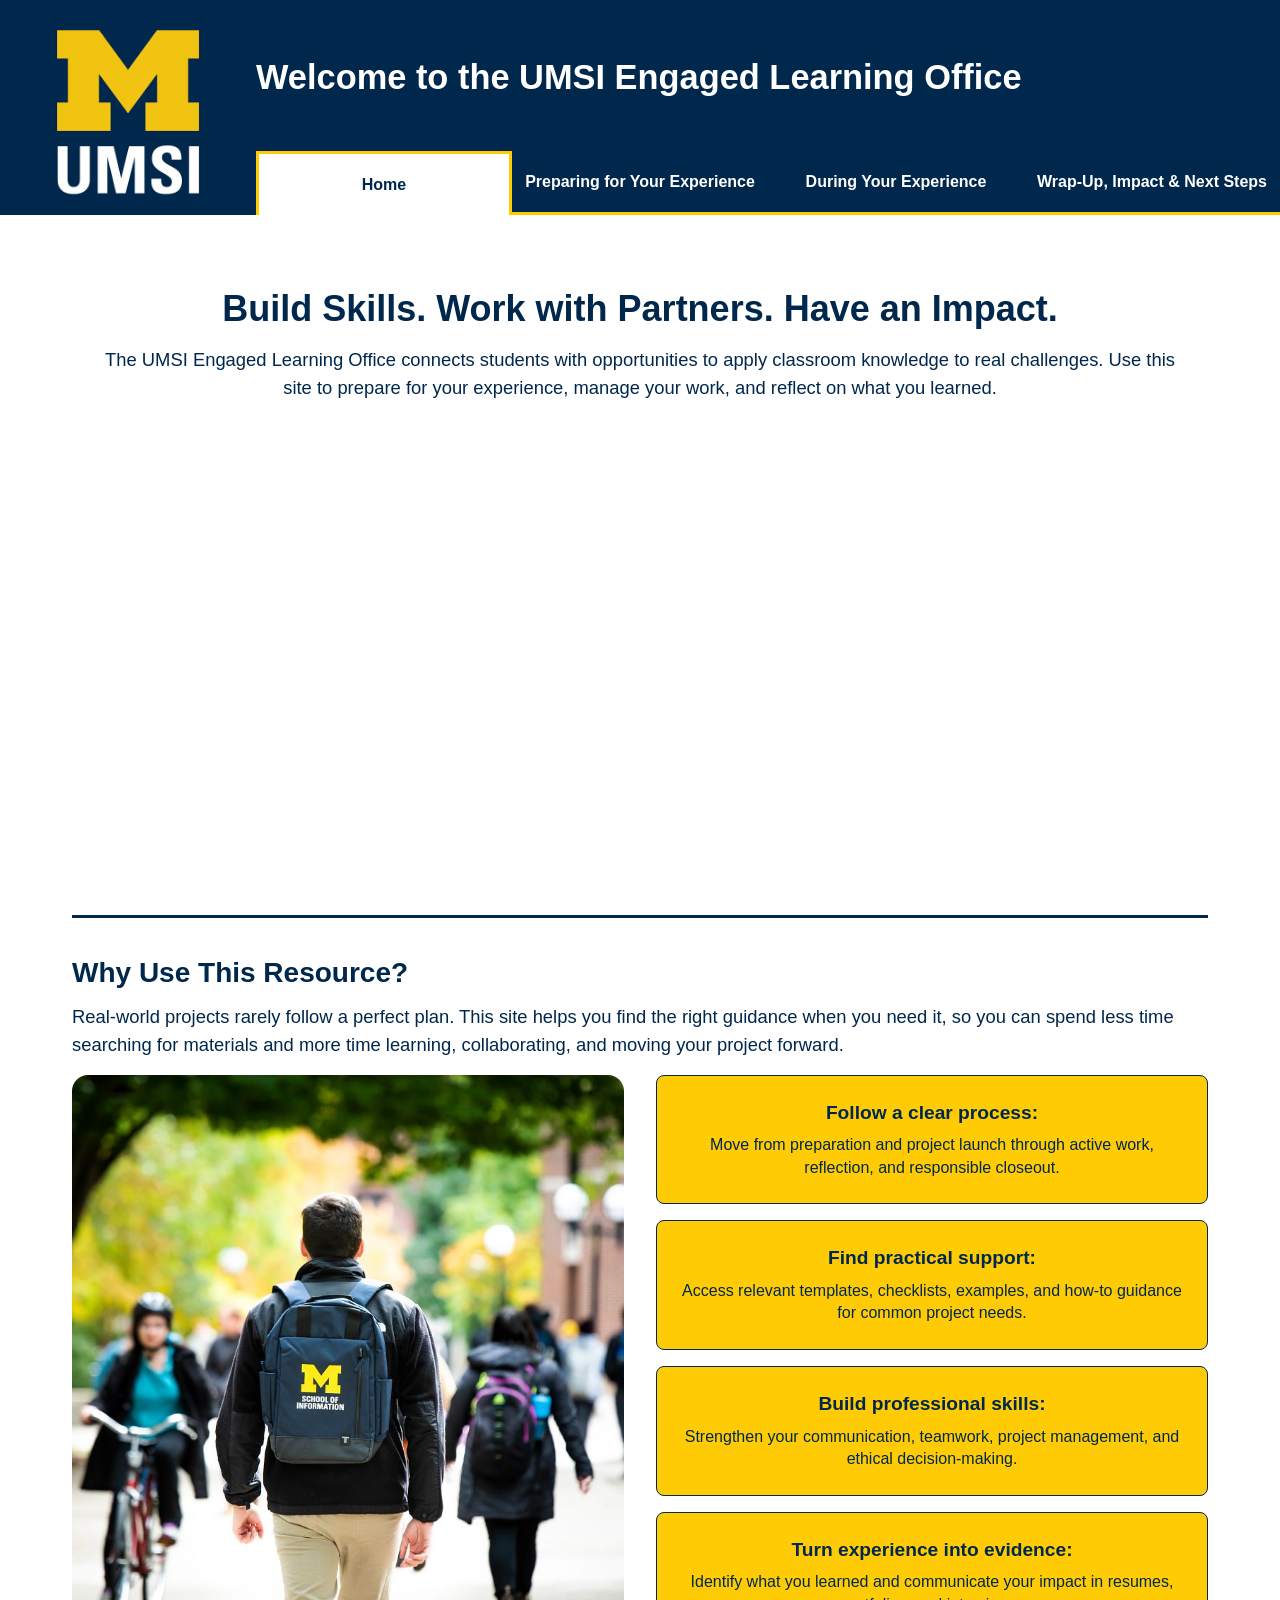
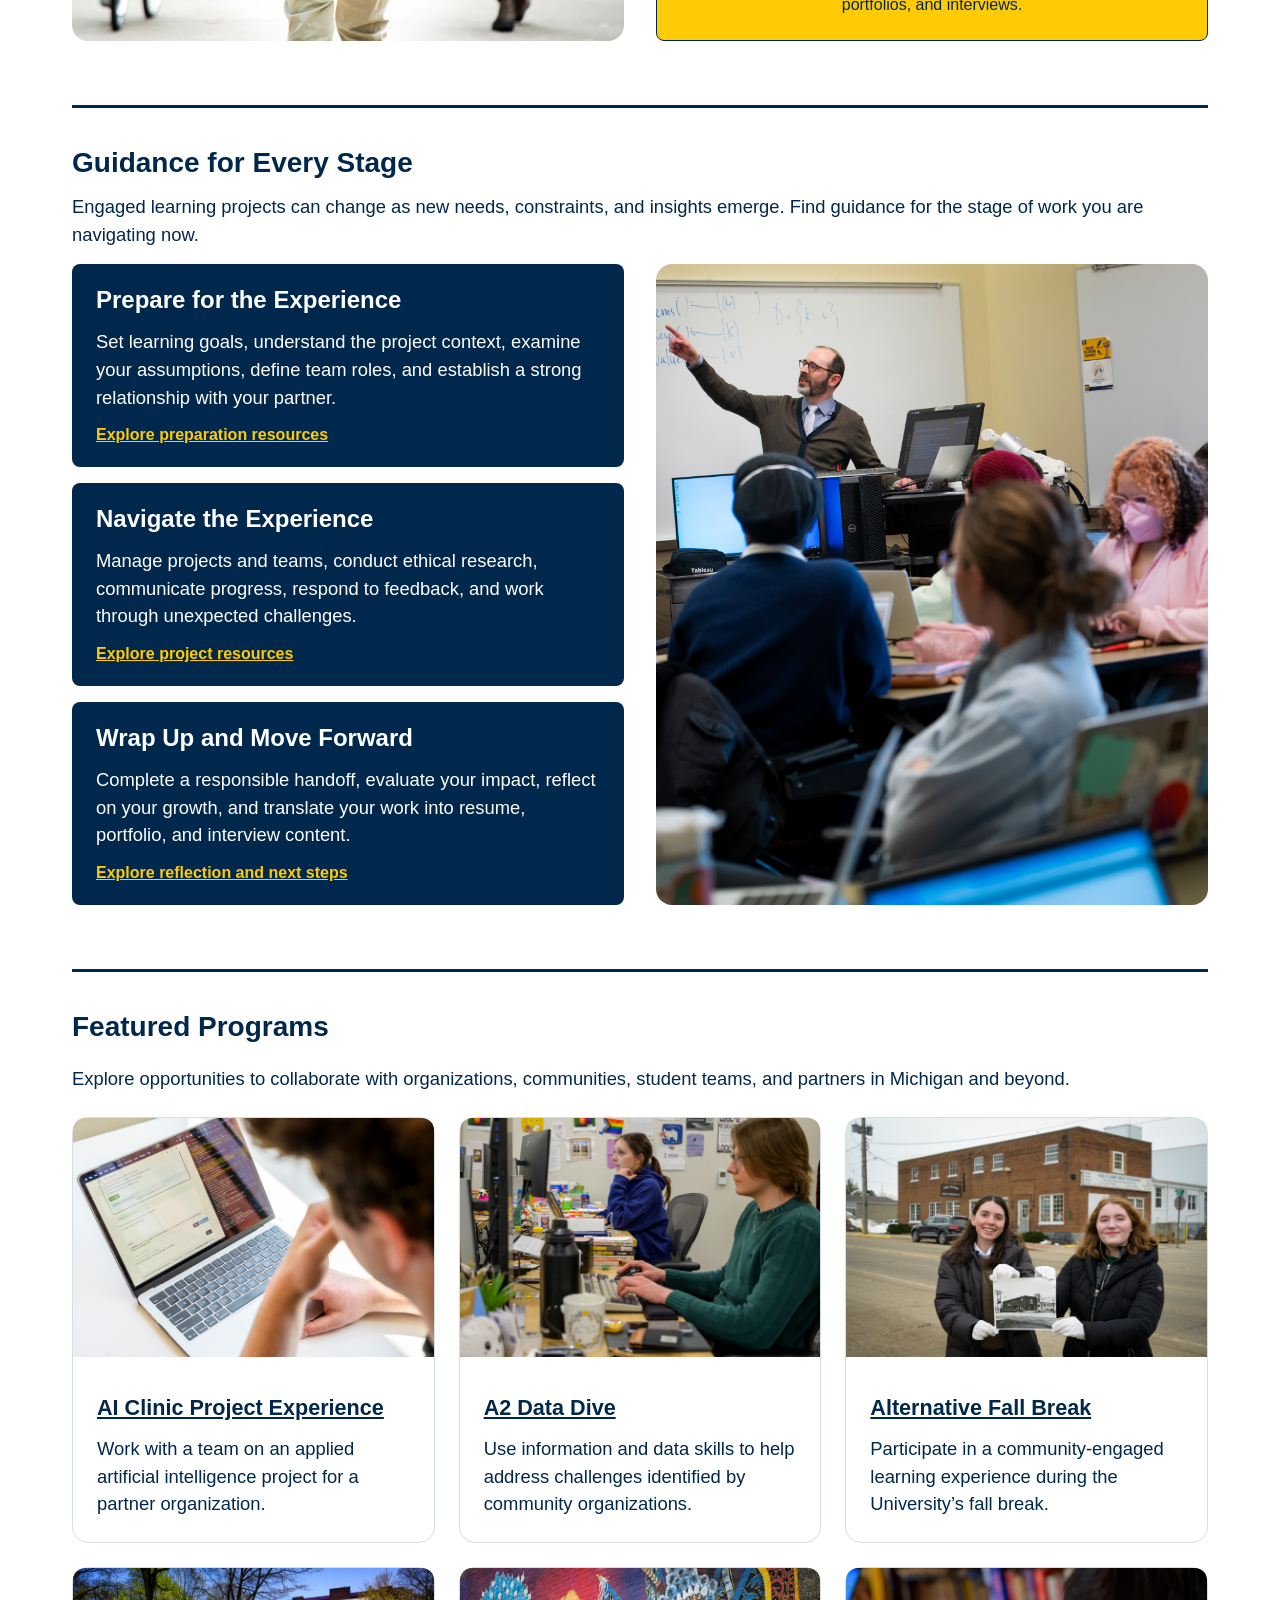
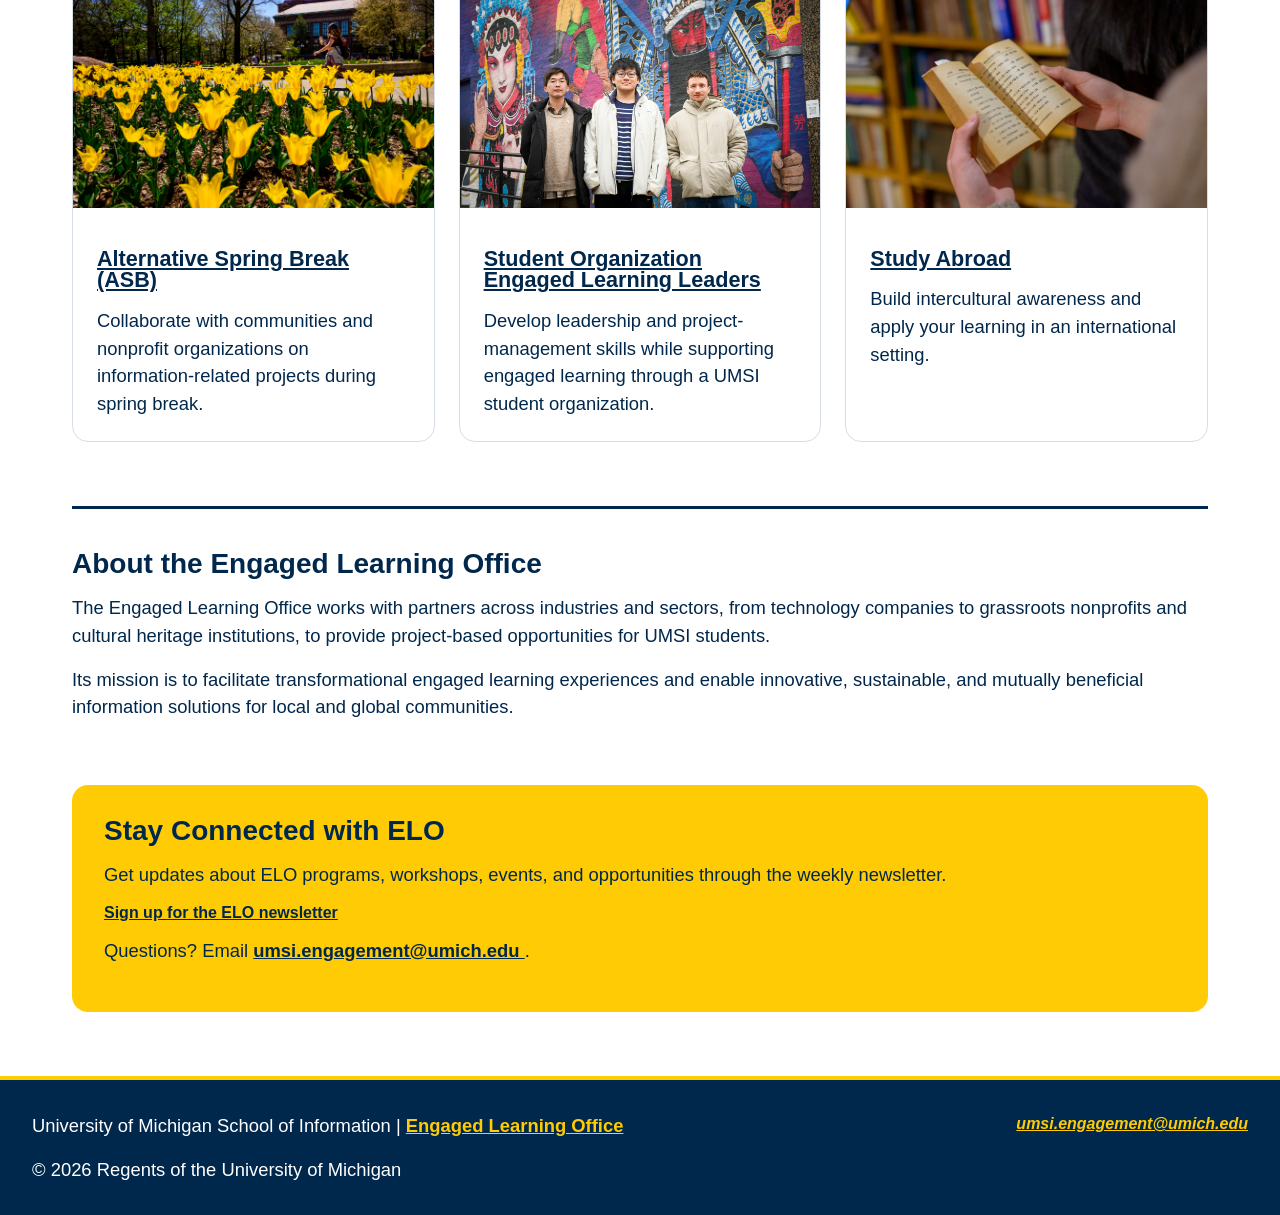
<file: index.html>
<!DOCTYPE html>
<html lang="en">
<head>
    <meta charset="UTF-8">
    <meta name="viewport" content="width=device-width, initial-scale=1.0">
    <link rel="icon" type="image/png" href="images/UMSI_signature_vertical_informal_solidblue.jpg">
    <link rel="stylesheet" href="css/html5reset.css">
    <link rel="stylesheet" href="css/style.css">
    <title>Engaged Learning Resources | UMSI</title>

</head>
<body class="home-page">

    <header>
      <img src="images/UMSI_signature_vertical_informal_solidblue.jpg" alt="UMSI Logo" width="50">
      <div class="skip"><a href = "#main">Skip to Main Content</a></div>
      <nav>
          <ul>
              <li class="home selected"><a href = "index.html">Home</a></li>
              <li class="prep"><a href = "prep.html">Preparing for Your Experience</a></li>
              <li class="during"><a href = "during.html">During Your Experience</a></li>
              <li class="wrapup"><a href = "wrapup.html">Wrap-Up, Impact & Next Steps</a></li>
          </ul>
      </nav>
      <h1>Welcome to the UMSI Engaged Learning Office</h1>
    </header>

    <main id="main">
      <section class="intro">
        <div>
          <h2>Build Skills. Work with Partners. Have an Impact.</h2>
          <p>
          The UMSI Engaged Learning Office connects students with opportunities to apply classroom knowledge to real challenges. Use this site to prepare for your experience, manage your work, and reflect on what you learned.
          </p>
        </div>
        <iframe width="560" height="315" src="https://www.youtube.com/embed/81ZO9RfIJEQ?si=tBp82YWZMl1u7CVS" title="YouTube video player" frameborder="0" allow="accelerometer; autoplay; clipboard-write; encrypted-media; gyroscope; picture-in-picture; web-share" referrerpolicy="strict-origin-when-cross-origin" allowfullscreen></iframe>
          <!-- Note: this iframe might cause an Axe ARIA error - that's not on you that's on YouTube! -->
      </section>

      <hr>

      <section class="benefits">
        <h2>Why Use This Resource?</h2>

        <p>Real-world projects rarely follow a perfect plan. This site helps you find the right guidance when you need it, so you can spend less time searching for materials and more time learning, collaborating, and moving your project forward.
        </p>
        <div class="reasons-to-use">
          <img src="images/UMSI_CampusFall_UMSIBackpack_02.jpg" alt="A student wears a UMSI backpack in fall on the drag.">
          <ul class="box-2-col">
              <li class="maize-border-block"><strong>Follow a clear process:</strong>Move from preparation and project launch through active work, reflection, and responsible closeout.</li>
              <li class="maize-border-block"><strong>Find practical support:</strong>Access relevant templates, checklists, examples, and how-to guidance for common project needs.</li>
              <li class="maize-border-block"><strong>Build professional skills:</strong>Strengthen your communication, teamwork, project management, and ethical decision-making.</li>
              <li class="maize-border-block"><strong>Turn experience into evidence:</strong>Identify what you learned and communicate your impact in resumes, portfolios, and interviews.</li>
          </ul>
        </div>
      </section>

      <hr>

      <section class="stages">
        <h2>Guidance for Every Stage</h2>
        <p>Engaged learning projects can change as new needs, constraints, and insights emerge. Find guidance for the stage of work you are navigating now.</p>
        
        <div>
          <img src="images/UMSI_JesseJohnstonClass_01.jpg" alt="A professor points to the projector as he is teaching a college class">

          <div class="indiv-stages">
            <article class="blue-block">
              <h3>Prepare for the Experience</h3>
              <p>Set learning goals, understand the project context, examine your assumptions, define team roles, and establish a strong relationship with your partner.</p>
              <a href="prep.html">Explore preparation resources</a>
            </article>

            <article class="blue-block">
              <h3>Navigate the Experience</h3>
              <p>Manage projects and teams, conduct ethical research, communicate progress, respond to feedback, and work through unexpected challenges.</p>
              <a href="during.html">Explore project resources</a>
            </article>

            <article class="blue-block">
              <h3>Wrap Up and Move Forward</h3>
              <p>Complete a responsible handoff, evaluate your impact, reflect on your growth, and translate your work into resume, portfolio, and interview content.</p>
              <a href="wrapup.html">Explore reflection and next steps</a>
            </article>
          </div>
        </div>      
      </section>

      <hr>

      <section class="programs">
        <h2>Featured Programs</h2>
        <p>Explore opportunities to collaborate with organizations, communities, student teams, and partners in Michigan and beyond.</p>

        <article class="left">
          <div class="program-info">
            <h3><a href="https://mcompass.umich.edu/_portal/tds-program-brochure?programid=12810">AI Clinic Project Experience</a></h3>
            <p>Work with a team on an applied artificial intelligence project for a partner organization.</p>
          </div>
          <img src="images/client-programs-AI.jpg" alt="A student works on an assignment with the developer console open">
        </article>

        <article class="right">
          <div class="program-info">
            <h3><a href="https://mcompass.umich.edu/_portal/tds-program-brochure?programid=12556">A2 Data Dive</a></h3>
            <p>Use information and data skills to help address challenges identified by community organizations.</p>
          </div>
          <img src="images/client-programs-datadrive.jpg" alt="Two students work at a cluttered desk">
        </article>

        <article class="left">
          <div class="program-info">
            <h3><a href="https://mcompass.umich.edu/_portal/tds-program-brochure?programid=11297">Alternative Fall Break</a></h3>
            <p>Participate in a community-engaged learning experience during the University’s fall break.</p>
          </div>
          <img src="images/client-programs-altfall.jpg" alt="Two students stand in front of a building with a black and white photograph">
        </article>

        <article class="right">
          <div class="program-info">
            <h3><a href="https://mcompass.umich.edu/_portal/tds-program-brochure?programid=10621">Alternative Spring Break (ASB)</a></h3>
            <p>Collaborate with communities and nonprofit organizations on information-related projects during spring break.</p>
          </div>
          <img src="images/client-programs-altspring.JPG" alt="A bed of yellow tulips in full bloom on the diag">
        </article>

        <article class="left">
          <div class="program-info">
            <h3><a href="https://mcompass.umich.edu/_portal/tds-program-brochure?programid=12294">Student Organization Engaged Learning Leaders</a></h3>
            <p>Develop leadership and project-management skills while supporting engaged learning through a UMSI student organization.</p>
          </div>
          <img src="images/client-programs-orgleaders.jpg" alt="Three students standing in front of a mural at the Chinese American Museam in Chicago">
        </article>

        <article class="right">
          <div class="program-info">
            <h3><a href="https://www.si.umich.edu/student-life/study-abroad">Study Abroad</a></h3>
            <p>Build intercultural awareness and apply your learning in an international setting. </p>
          </div>
          <img src="images/client-programs-studyabroad.jpg" alt="A student holds a book written in Chinese in a library">
        </article>
      </section>

      <hr>

      <section class="about">
        <h2>About the Engaged Learning Office</h2>
        <p>The Engaged Learning Office works with partners across industries and sectors, from technology companies to grassroots nonprofits and cultural heritage institutions, to provide project-based opportunities for UMSI students.</p>
        <p>Its mission is to facilitate transformational engaged learning experiences and enable innovative, sustainable, and mutually beneficial information solutions for local and global communities.</p>
      </section>
      <aside class="newsletter maize-no-border-block">
        <h2>Stay Connected with ELO</h2>
        <p>Get updates about ELO programs, workshops, events, and opportunities through the weekly newsletter.</p>
        <div>
          <a href="https://umsi.info/elo-newsletter"> Sign up for the ELO newsletter</a>
        </div>
        <p>Questions? Email <a href="mailto:umsi.engagement@umich.edu">umsi.engagement@umich.edu </a>.</p>
      </aside>
        <!-- Content taken & modified from UMGPT with the prompt, "Write me a webpage of intro content to help meet the following requirements - this is for the home page": and then pasted in the client objectives & project requirements"
        UMGPT. (2026). UMGPT ( GPT-5.6 Sol September 7th version) [Large language model]. -->
    </main>
    <footer>
      <p>University of Michigan School of Information | <a href="https://www.si.umich.edu/programs/engaged-learning/about-engaged-learning-office">Engaged Learning Office </a></p>
      <address>
        <a href="mailto:umsi.engagement@umich.edu">umsi.engagement@umich.edu</a>
      </address>
      <p>&copy; <span id="year"></span> Regents of the University of Michigan</p>
    </footer>
    <script>
      document.getElementById("year").innerHTML = new Date().getFullYear();
    </script>
  </body>
</html>
</file>
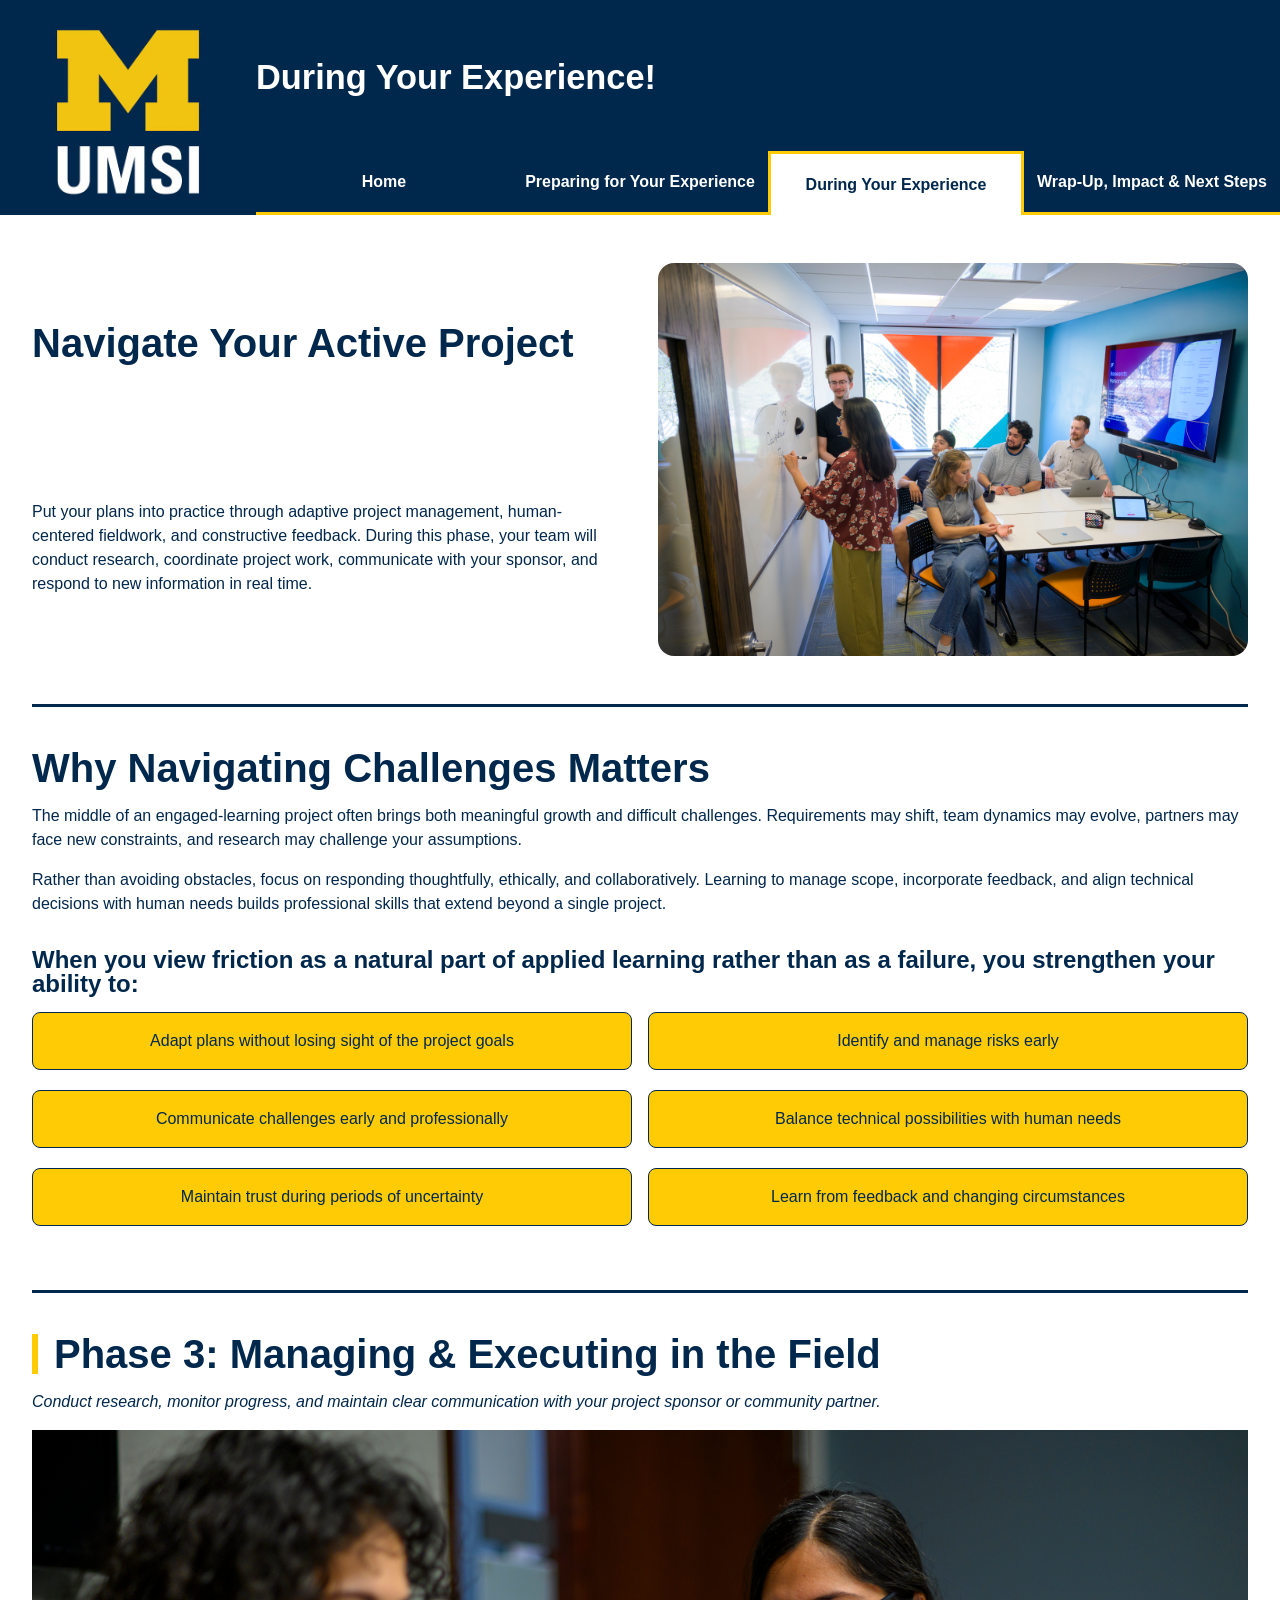
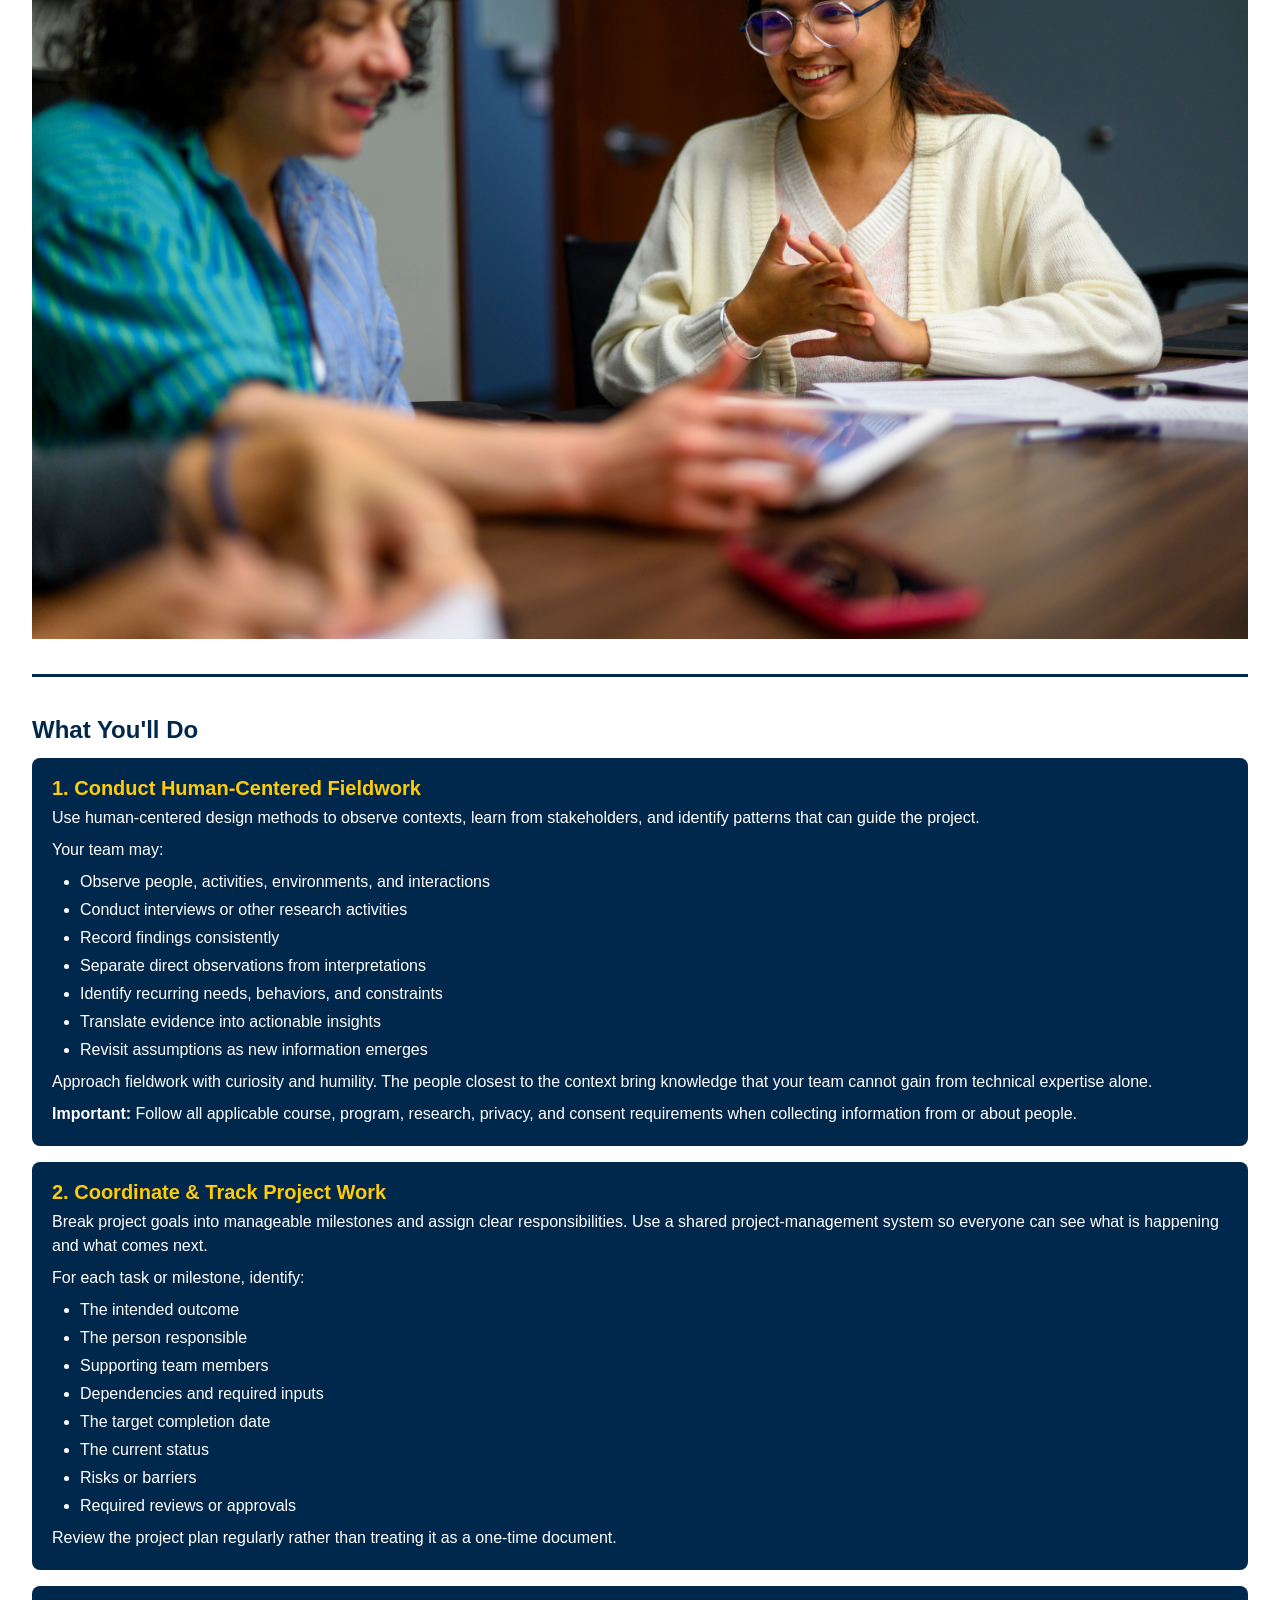
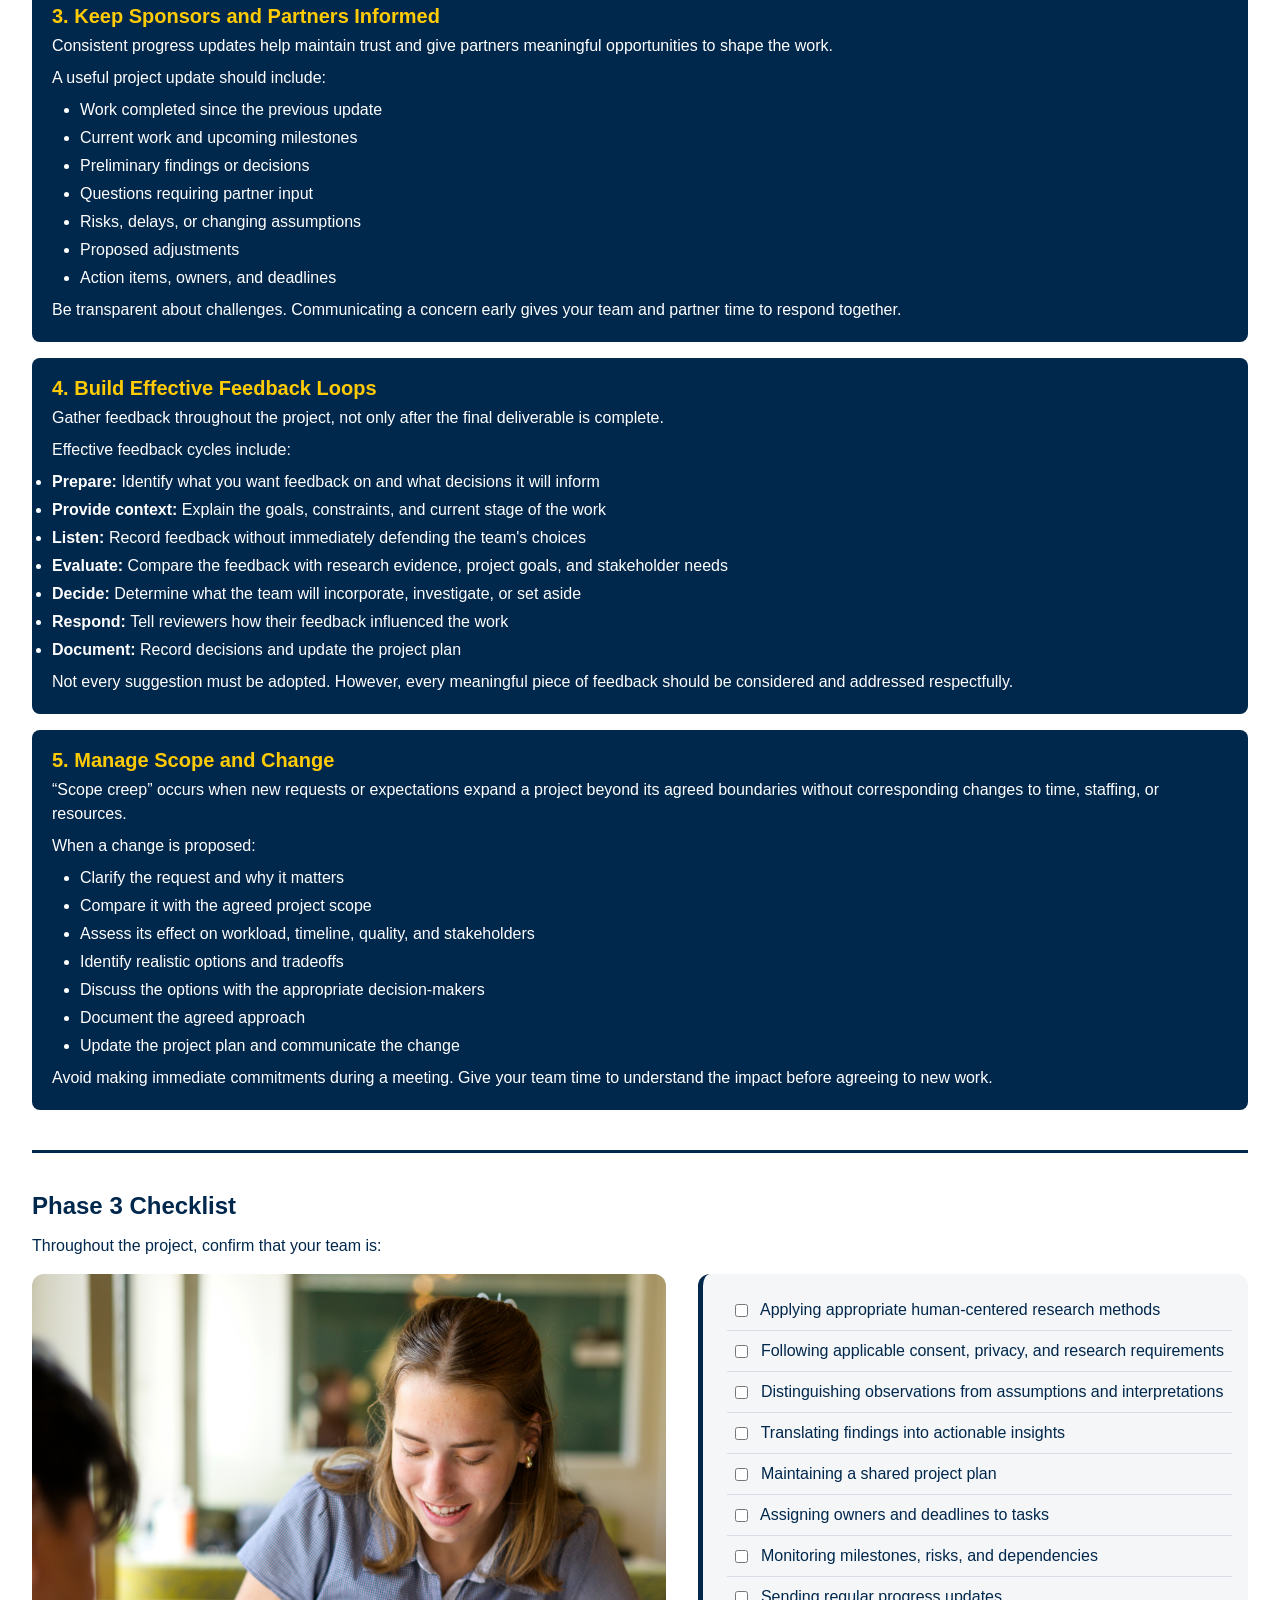
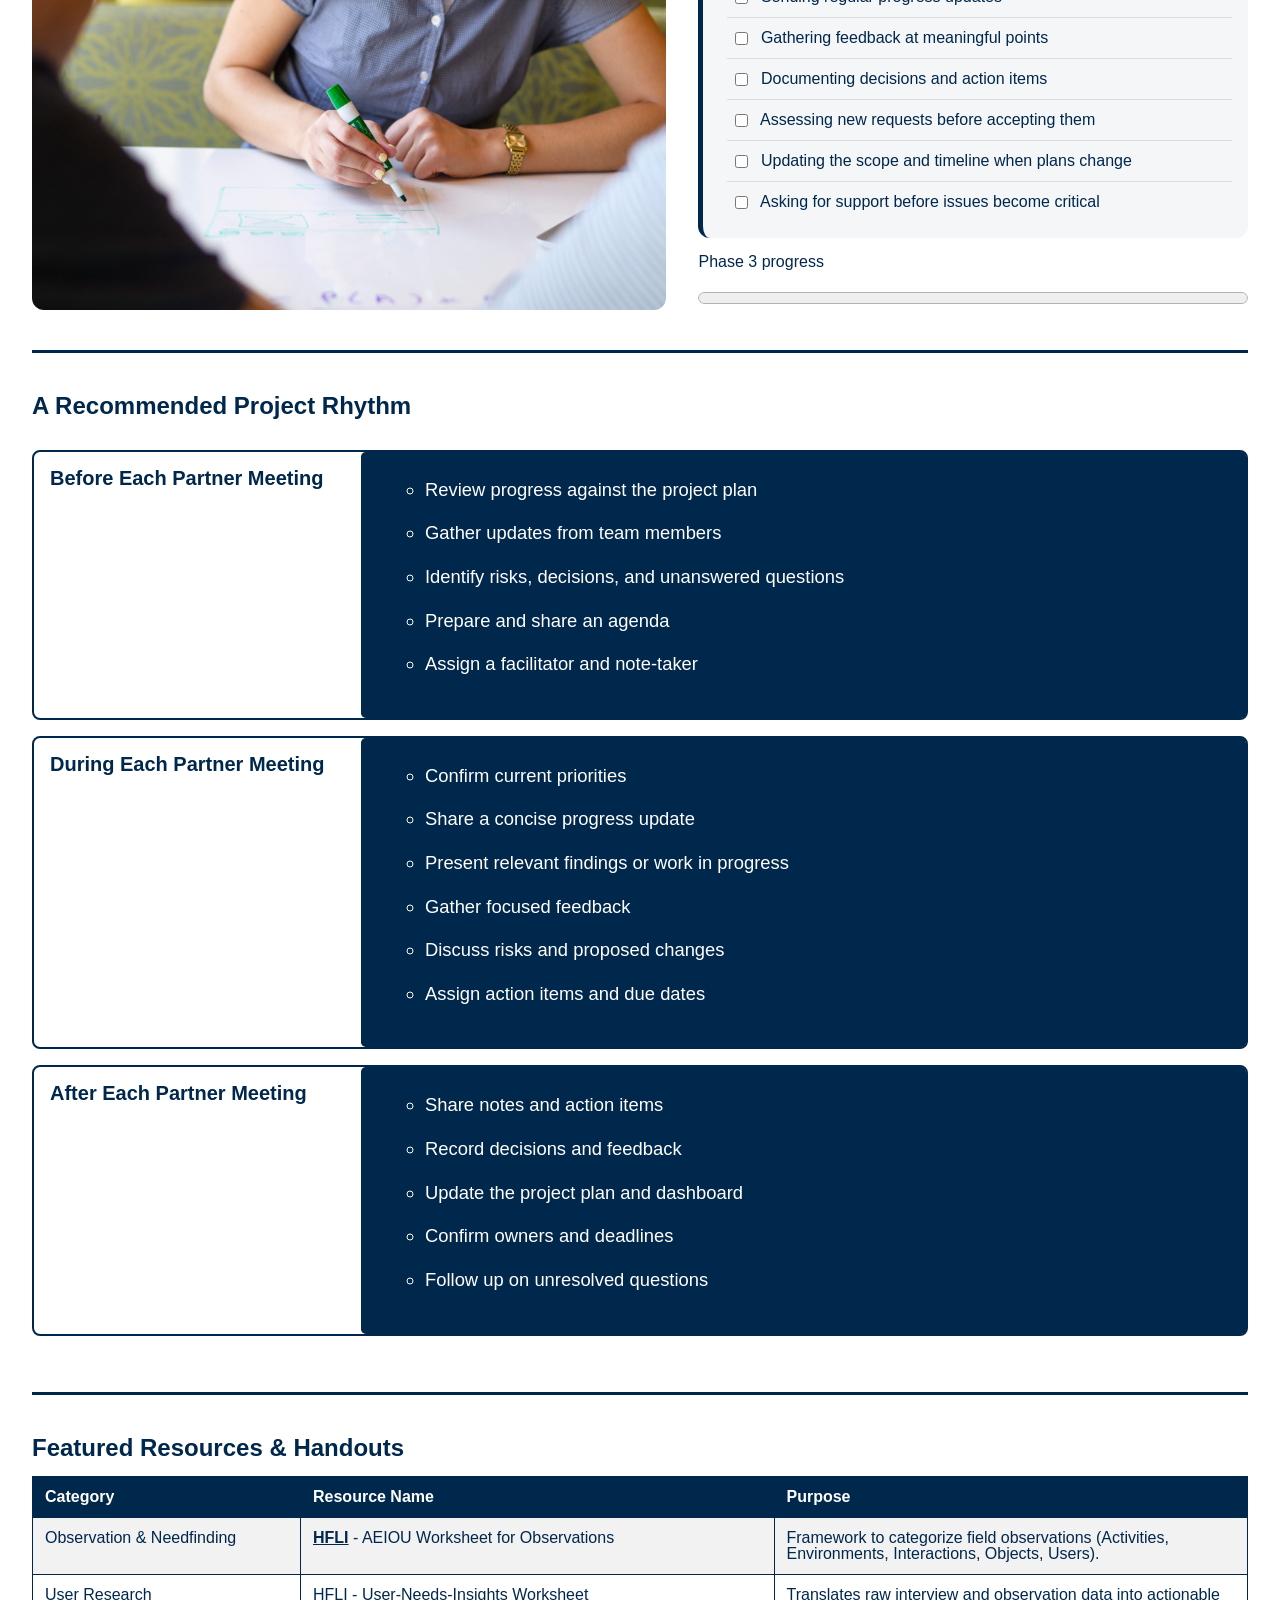
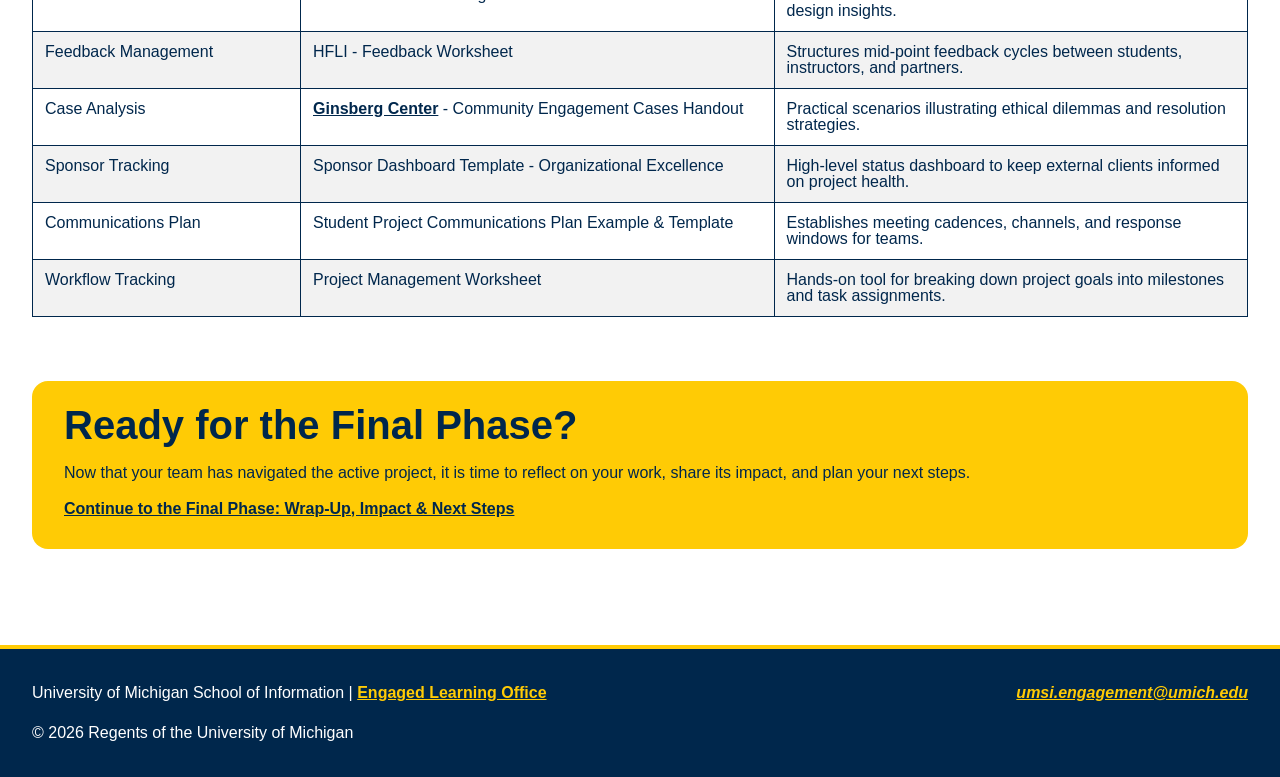
<file: during.html>
<!DOCTYPE html>
<html lang="en">
<head>
    <meta charset="UTF-8">
    <meta name="viewport" content="width=device-width, initial-scale=1.0">
    <link rel="icon" type="image/png" href="images/UMSI_signature_vertical_informal_solidblue.jpg">
    <link rel="stylesheet" href="css/html5reset.css">
    <link rel="stylesheet" href="css/style.css">
    <title>During Your Experience | UMSI</title>
</head>
<body class="during-page">
    <header>
      <img src="images/UMSI_signature_vertical_informal_solidblue.jpg" alt="UMSI Logo" width="50">
      <div class="skip"><a href = "#main">Skip to Main Content</a></div>
      <nav>
          <ul>
              <li class="home"><a href = "index.html">Home</a></li>
              <li class="prep"><a href = "prep.html">Preparing for Your Experience</a></li>
              <li class="during selected"><a href = "during.html">During Your Experience</a></li>
              <li class="wrapup"><a href = "wrapup.html">Wrap-Up, Impact & Next Steps</a></li>
          </ul>
      </nav>
    <h1>During Your Experience!</h1>
  </header>
<main id="main">
  <section>
    <h2>Navigate Your Active Project</h2>
    <p>Put your plans into practice through adaptive project management, human-centered fieldwork, and constructive feedback. During this phase, your team will conduct research, coordinate project work, communicate with your sponsor, and respond to new information in real time.</p>
    <img src="images/UMSI_ViewbookBSI2026_22.jpg" alt="A group of students working on a project together with one student writing ideas on a whiteboard" width="500">
  </section>

  <hr>
  
  <section>
    <h2>Why Navigating Challenges Matters</h2>
    <p>The middle of an engaged-learning project often brings both meaningful growth and difficult challenges. Requirements may shift, team dynamics may evolve, partners may face new constraints, and research may challenge your assumptions.</p>
    <p>Rather than avoiding obstacles, focus on responding thoughtfully, ethically, and collaboratively. Learning to manage scope, incorporate feedback, and align technical decisions with human needs builds professional skills that extend beyond a single project.</p>
    <br>
    <h3>When you view friction as a natural part of applied learning rather than as a failure, you strengthen your ability to:</h3>
    <ul class="box-2-col">
      <li class="maize-border-block">Adapt plans without losing sight of the project goals</li>
      <li class="maize-border-block">Identify and manage risks early</li>
      <li class="maize-border-block">Communicate challenges early and professionally</li>
      <li class="maize-border-block">Balance technical possibilities with human needs</li>
      <li class="maize-border-block">Maintain trust during periods of uncertainty</li>
      <li class="maize-border-block">Learn from feedback and changing circumstances</li>
    </ul>
  </section>
  
  <hr>

  <section class="phase3">
    <h2 id="phase3">Phase 3: Managing & Executing in the Field</h2>
    <p><i>Conduct research, monitor progress, and maintain clear communication with your project sponsor or community partner.</i></p>

    <img src="images/client-during-phase3.jpg" alt="A student discusses their project with another student at a table">

    <hr>

    <article class="what-youll-do">
      <h3>What You'll Do</h3>

      <div class="blue-block">
        <h4>1. Conduct Human-Centered Fieldwork</h4>
        <p>Use human-centered design methods to observe contexts, learn from stakeholders, and identify patterns that can guide the project.</p>
        <p>Your team may:</p>
        <ul>
          <li>Observe people, activities, environments, and interactions</li>
          <li>Conduct interviews or other research activities</li>
          <li>Record findings consistently</li>
          <li>Separate direct observations from interpretations</li>
          <li>Identify recurring needs, behaviors, and constraints</li>
          <li>Translate evidence into actionable insights</li>
          <li>Revisit assumptions as new information emerges</li>
        </ul>
        <p>Approach fieldwork with curiosity and humility. The people closest to the context bring knowledge that your team cannot gain from technical expertise alone.</p>
        <p><strong>Important: </strong>Follow all applicable course, program, research, privacy, and consent requirements when collecting information from or about people.</p>
      </div>

      <div class="blue-block">
        <h4>2. Coordinate & Track Project Work</h4>
        <p>Break project goals into manageable milestones and assign clear responsibilities. Use a shared project-management system so everyone can see what is happening and what comes next.</p>
        <p>For each task or milestone, identify:</p>
        <ul>
          <li>The intended outcome</li>
          <li>The person responsible</li>
          <li>Supporting team members</li>
          <li>Dependencies and required inputs</li>
          <li>The target completion date</li>
          <li>The current status</li>
          <li>Risks or barriers</li>
          <li>Required reviews or approvals</li>
        </ul>
        <p>Review the project plan regularly rather than treating it as a one-time document.</p>
      </div>

      <div class="blue-block">
        <h4>3. Keep Sponsors and Partners Informed</h4>
        <p>Consistent progress updates help maintain trust and give partners meaningful opportunities to shape the work.</p>
        <p>A useful project update should include:</p>
        <ul>
          <li>Work completed since the previous update</li>
          <li>Current work and upcoming milestones</li>
          <li>Preliminary findings or decisions</li>
          <li>Questions requiring partner input</li>
          <li>Risks, delays, or changing assumptions</li>
          <li>Proposed adjustments</li>
          <li>Action items, owners, and deadlines</li>
        </ul>
        <p>Be transparent about challenges. Communicating a concern early gives your team and partner time to respond together.</p>
      </div>

      <div class="blue-block">
        <h4>4. Build Effective Feedback Loops</h4>
        <p>Gather feedback throughout the project, not only after the final deliverable is complete.</p>
        <p>Effective feedback cycles include:</p>
        <ol>
          <li><strong>Prepare: </strong>Identify what you want feedback on and what decisions it will inform</li>
          <li><strong>Provide context: </strong>Explain the goals, constraints, and current stage of the work</li>
          <li><strong>Listen: </strong>Record feedback without immediately defending the team's choices</li>
          <li><strong>Evaluate: </strong>Compare the feedback with research evidence, project goals, and stakeholder needs</li>
          <li><strong>Decide: </strong>Determine what the team will incorporate, investigate, or set aside</li>
          <li><strong>Respond: </strong>Tell reviewers how their feedback influenced the work</li>
          <li><strong>Document: </strong>Record decisions and update the project plan</li>
        </ol>
        <p>Not every suggestion must be adopted. However, every meaningful piece of feedback should be considered and addressed respectfully.</p>
      </div>

      <div class="blue-block">
        <h4>5. Manage Scope and Change</h4>
        <p>“Scope creep” occurs when new requests or expectations expand a project beyond its agreed boundaries without corresponding changes to time, staffing, or resources.</p>
        <p>When a change is proposed:</p>
        <ul>
          <li>Clarify the request and why it matters</li>
          <li>Compare it with the agreed project scope</li>
          <li>Assess its effect on workload, timeline, quality, and stakeholders</li>
          <li>Identify realistic options and tradeoffs</li>
          <li>Discuss the options with the appropriate decision-makers</li>
          <li>Document the agreed approach</li>
          <li>Update the project plan and communicate the change</li>
        </ul>
        <p>Avoid making immediate commitments during a meeting. Give your team time to understand the impact before agreeing to new work.</p>
      </div>
    </article>

    <hr>

    <article class="checklist-section">
      <h3>Phase 3 Checklist</h3>
      <img class="checklist-image" src="images/client-checklist.jpg" alt="A student writes with a dry erase marker with her team.">
      <p>Throughout the project, confirm that your team is:</p>
      <ol class="checklist interactive-checklist" id="prep-phase3-checklist">
          <li>
          <label>
            <input type="checkbox">
            <span>Applying appropriate human-centered research methods</span>
          </label>
        </li>
        <li>
          <label>
            <input type="checkbox">
            <span>Following applicable consent, privacy, and research requirements</span>
          </label>
        </li>
        <li>
          <label>
            <input type="checkbox">
            <span>Distinguishing observations from assumptions and interpretations</span>
          </label>
        </li>
        <li>
          <label>
            <input type="checkbox">
            <span>Translating findings into actionable insights</span>
          </label>
        </li>
        <li>
          <label>
            <input type="checkbox">
            <span>Maintaining a shared project plan</span>
          </label>
        </li>
        <li>
          <label>
            <input type="checkbox">
            <span>Assigning owners and deadlines to tasks</span>
          </label>
        </li>
        <li>
          <label>
            <input type="checkbox">
            <span>Monitoring milestones, risks, and dependencies</span>
          </label>
        </li>
        <li>
          <label>
            <input type="checkbox">
            <span>Sending regular progress updates</span>
          </label>
        </li>
        <li>
          <label>
            <input type="checkbox">
            <span>Gathering feedback at meaningful points</span>
          </label>
        </li>
        <li>
          <label>
            <input type="checkbox">
            <span>Documenting decisions and action items</span>
          </label>
        </li>
        <li>
          <label>
            <input type="checkbox">
            <span>Assessing new requests before accepting them</span>
          </label>
        </li>
        <li>
          <label>
            <input type="checkbox">
            <span>Updating the scope and timeline when plans change</span>
          </label>
        </li>
        <li>
          <label>
            <input type="checkbox">
            <span>Asking for support before issues become critical</span>
          </label>
        </li>
      </ol>

      <div class="progress-div">
      <label class="progress-label" for="phase3-progress">Phase 3 progress</label>
      <progress id="phase3-progress" value="0" max="9"></progress>
    </div>
    </article>

    <hr>

    <article class="project-rhythm">
      <h3>A Recommended Project Rhythm</h3>

      <div>
        <h4>Before Each Partner Meeting</h4>
        <ul>
          <li>Review progress against the project plan</li>
          <li>Gather updates from team members</li>
          <li>Identify risks, decisions, and unanswered questions</li>
          <li>Prepare and share an agenda</li>
          <li>Assign a facilitator and note-taker</li>
        </ul>
      </div>

      <div>
        <h4>During Each Partner Meeting</h4>
        <ul>
          <li>Confirm current priorities</li>
          <li>Share a concise progress update</li>
          <li>Present relevant findings or work in progress</li>
          <li>Gather focused feedback</li>
          <li>Discuss risks and proposed changes</li>
          <li>Assign action items and due dates</li>
        </ul>
      </div>

      <div>
        <h4>After Each Partner Meeting</h4>
        <ul>
          <li>Share notes and action items</li>
          <li>Record decisions and feedback</li>
          <li>Update the project plan and dashboard</li>
          <li>Confirm owners and deadlines</li>
          <li>Follow up on unresolved questions</li>
        </ul>
      </div>
    </article>
    
    <hr>

    <article class="featured-resources">
      <h3>Featured Resources & Handouts</h3>
      <table>
        <tr>
          <th>Category</th>
          <th>Resource Name</th>
          <th>Purpose</th>
        </tr>
        <tr>
          <td>Observation & Needfinding</td>
          <td><a href="https://learn.hfli.org/course/foundations-of-innovation?msg=not-logged-in">HFLI</a> - AEIOU Worksheet for Observations</td>
          <td>Framework to categorize field observations (Activities, Environments, Interactions, Objects, Users).</td>
        </tr>
        <tr>
          <td>User Research</td>
          <td>HFLI - User-Needs-Insights Worksheet</td>
          <td>Translates raw interview and observation data into actionable design insights.</td>
        </tr>
        <tr>
          <td>Feedback Management</td>
          <td>HFLI - Feedback Worksheet</td>
          <td>Structures mid-point feedback cycles between students, instructors, and partners.</td>
        </tr>
        <tr>
          <td>Case Analysis</td>
          <td><a href="https://ginsberg.umich.edu/">Ginsberg Center</a> - Community Engagement Cases Handout</td>
          <td>Practical scenarios illustrating ethical dilemmas and resolution strategies.</td>
        </tr>
        <tr>
          <td>Sponsor Tracking</td>
          <td>Sponsor Dashboard Template - Organizational Excellence</td>
          <td>High-level status dashboard to keep external clients informed on project health.</td>
        </tr>
        <tr>
          <td>Communications Plan</td>
          <td>Student Project Communications Plan Example & Template</td>
          <td>Establishes meeting cadences, channels, and response windows for teams.</td>
        </tr>
        <tr>
          <td>Workflow Tracking</td>
          <td>Project Management Worksheet</td>
          <td>Hands-on tool for breaking down project goals into milestones and task assignments.</td>
        </tr>
      </table>
    </article>
  </section>

  <section class="maize-no-border-block">
    <h2>Ready for the Final Phase?</h2>
    <p>Now that your team has navigated the active project, it is time to reflect on your work, share its impact, and plan your next steps.</p>
    <a href="wrapup.html">Continue to the Final Phase: Wrap-Up, Impact &amp; Next Steps</a>
  </section>
  <!-- Content taken & modified from UMGPT with the prompt, "Can you do a similar process of converting this content into a more engaging format for my website?" UMGPT. (2026). UMGPT ( GPT-5.6 Sol September 17th version) [Large language model]. -->
</main>
<footer>
  <p>University of Michigan School of Information | <a href="https://www.si.umich.edu/programs/engaged-learning/about-engaged-learning-office">Engaged Learning Office </a></p>
  <address>
    <a href="mailto:umsi.engagement@umich.edu">umsi.engagement@umich.edu</a>
  </address>
  <p>&copy; <span id="year"></span> Regents of the University of Michigan</p>
</footer>

<script>
  document.getElementById("year").innerHTML = new Date().getFullYear();

  document.querySelectorAll(".interactive-checklist").forEach(function (checklist) {
    const checkboxes = checklist.querySelectorAll('input[type="checkbox"]');
    const section = checklist.closest(".checklist-section");
    const progress = section.querySelector("progress");

    const saved = JSON.parse(localStorage.getItem(checklist.id)) || [];

    function updateProgress() {
      progress.max = checkboxes.length;
      progress.value = checklist.querySelectorAll("input:checked").length;
    }

    checkboxes.forEach(function (checkbox, index) {
      checkbox.checked = saved[index] === true;

      checkbox.addEventListener("change", function () {
        saved[index] = checkbox.checked;
        localStorage.setItem(checklist.id, JSON.stringify(saved));

        updateProgress();
      });
    });

    updateProgress();
  });
</script>
</body>

</html>
</file>
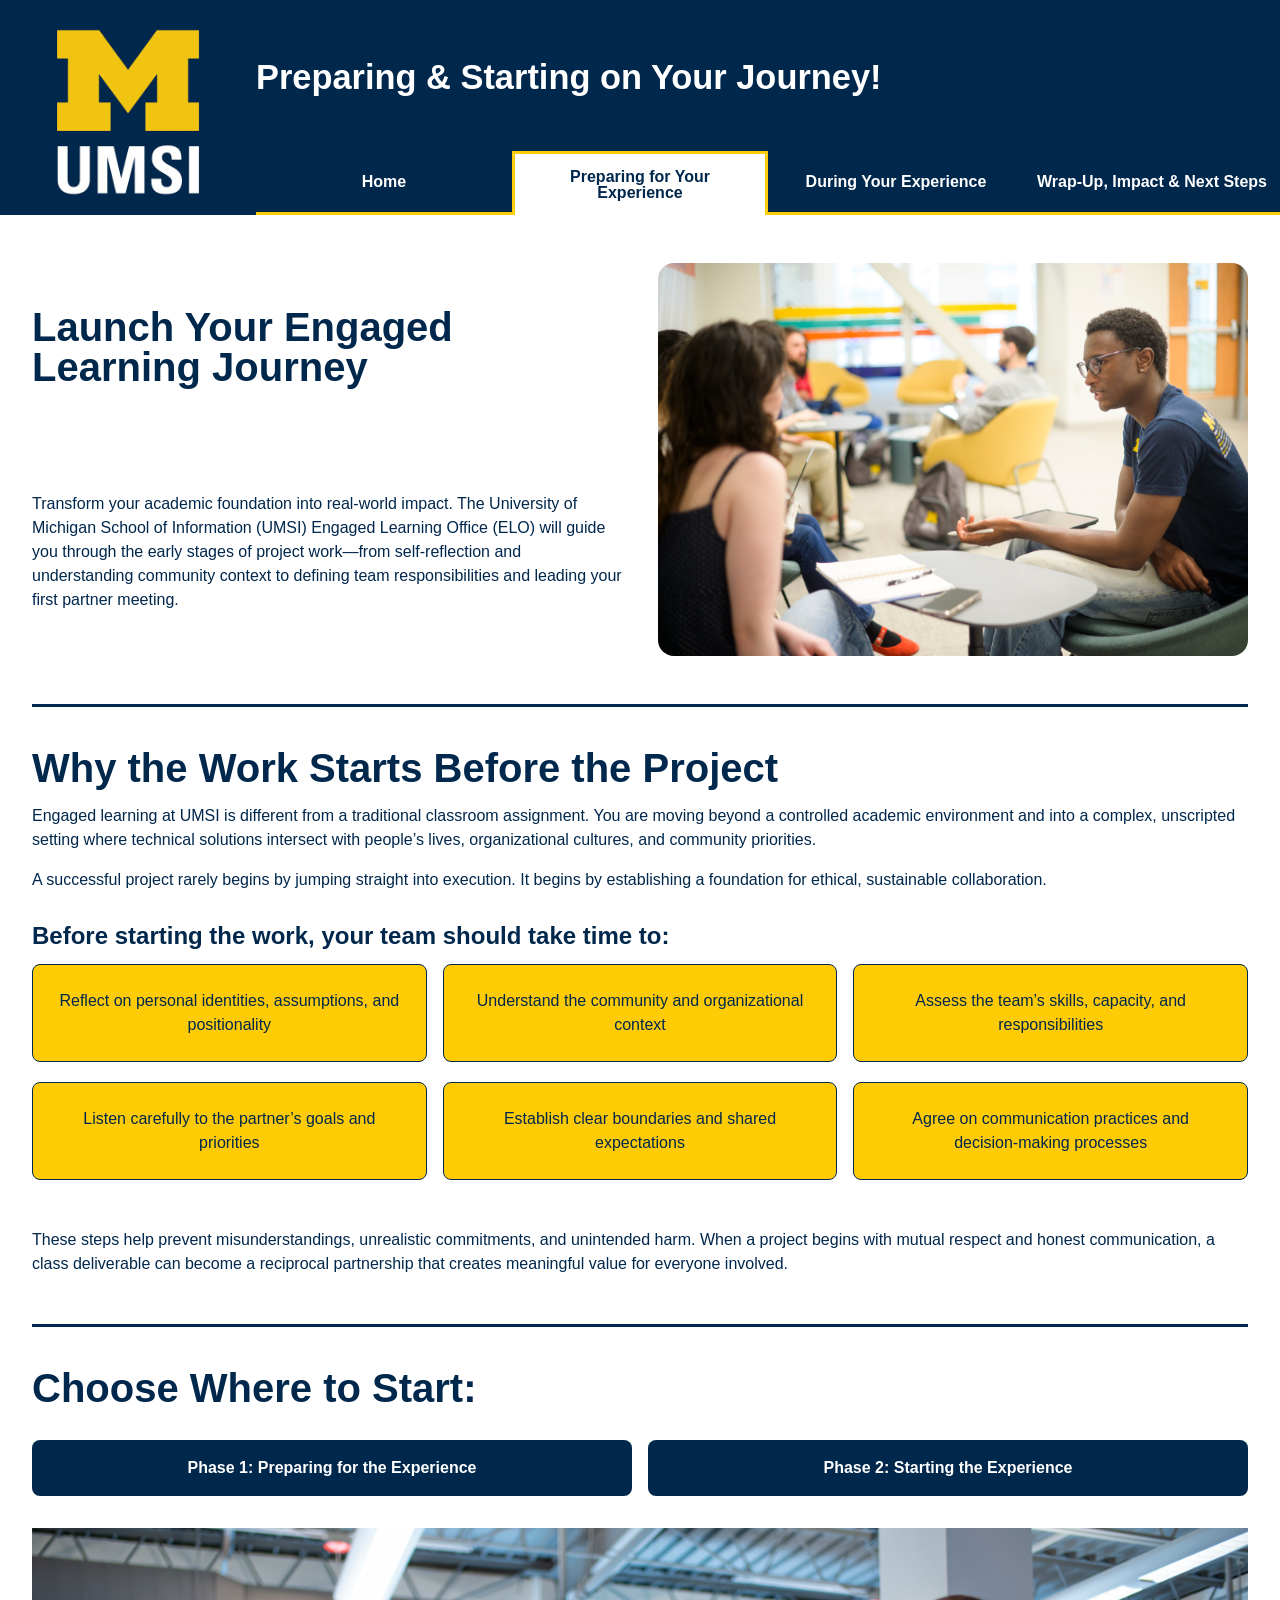
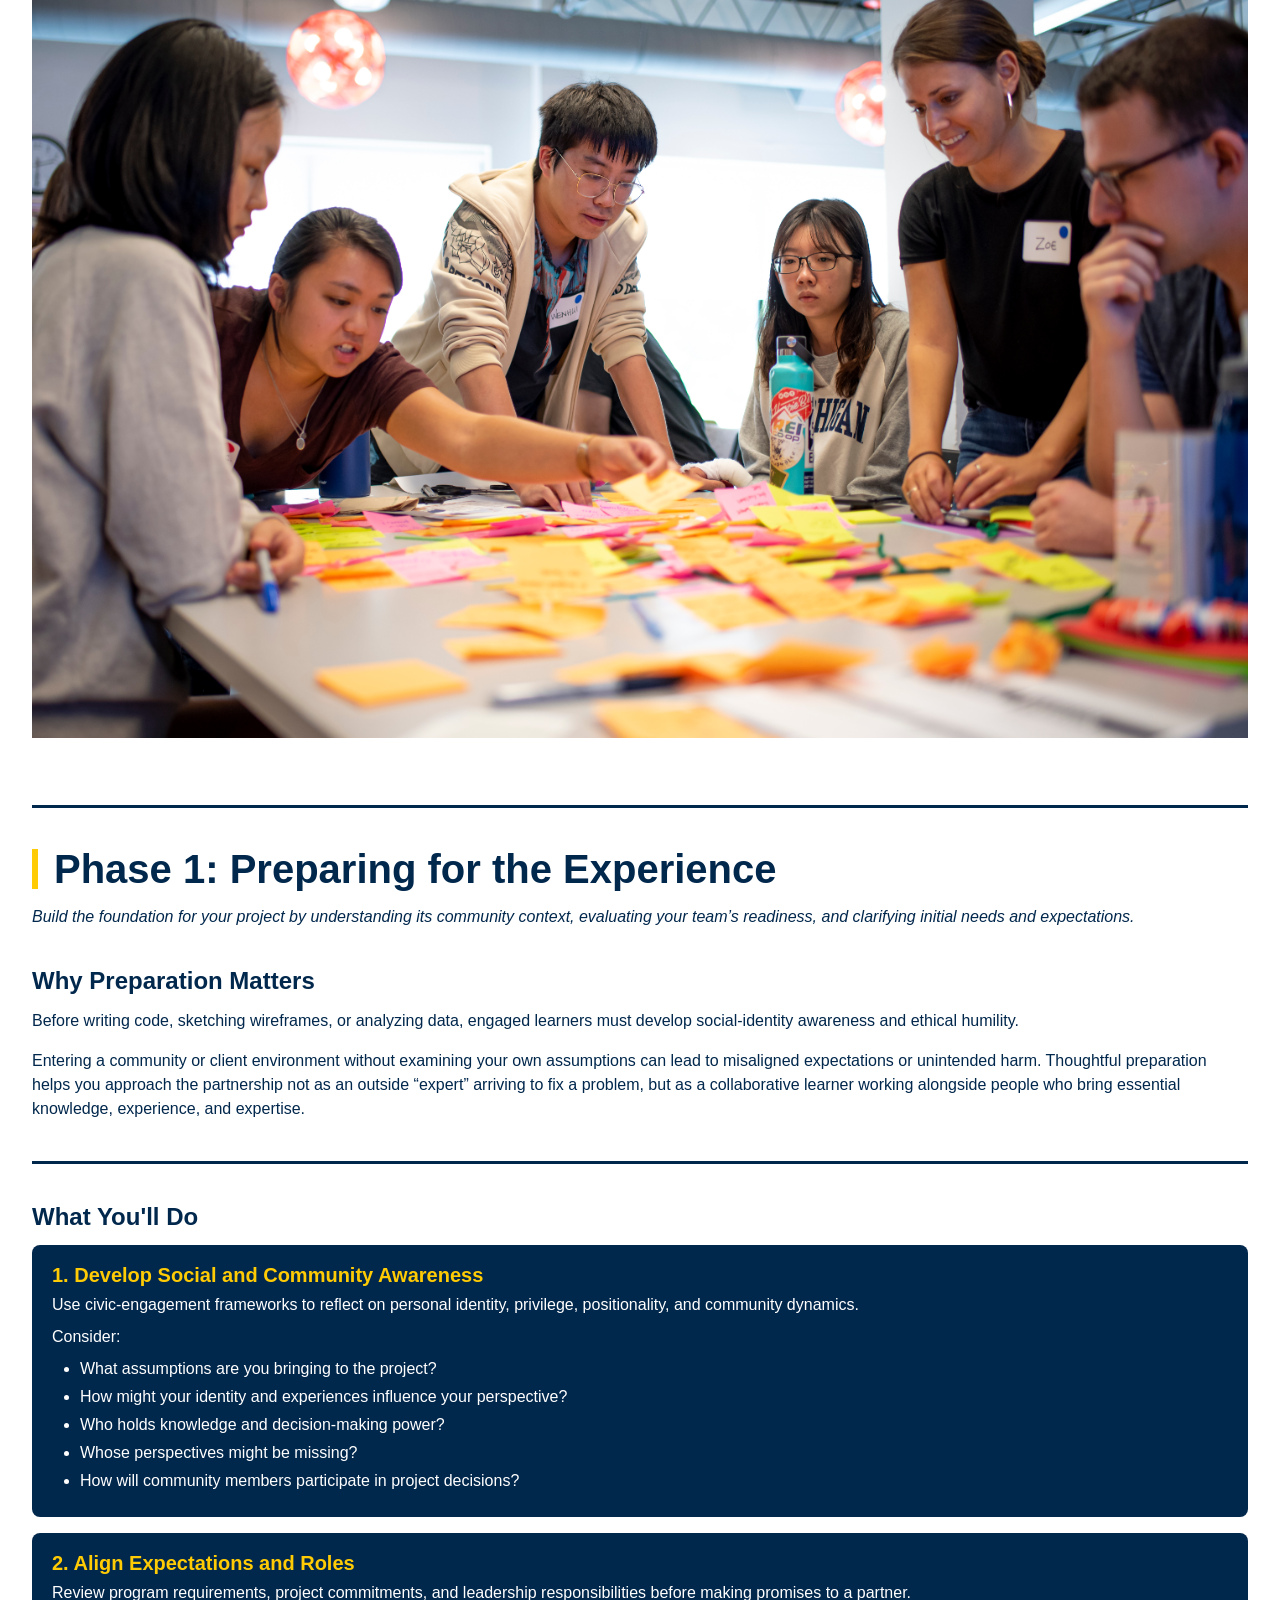
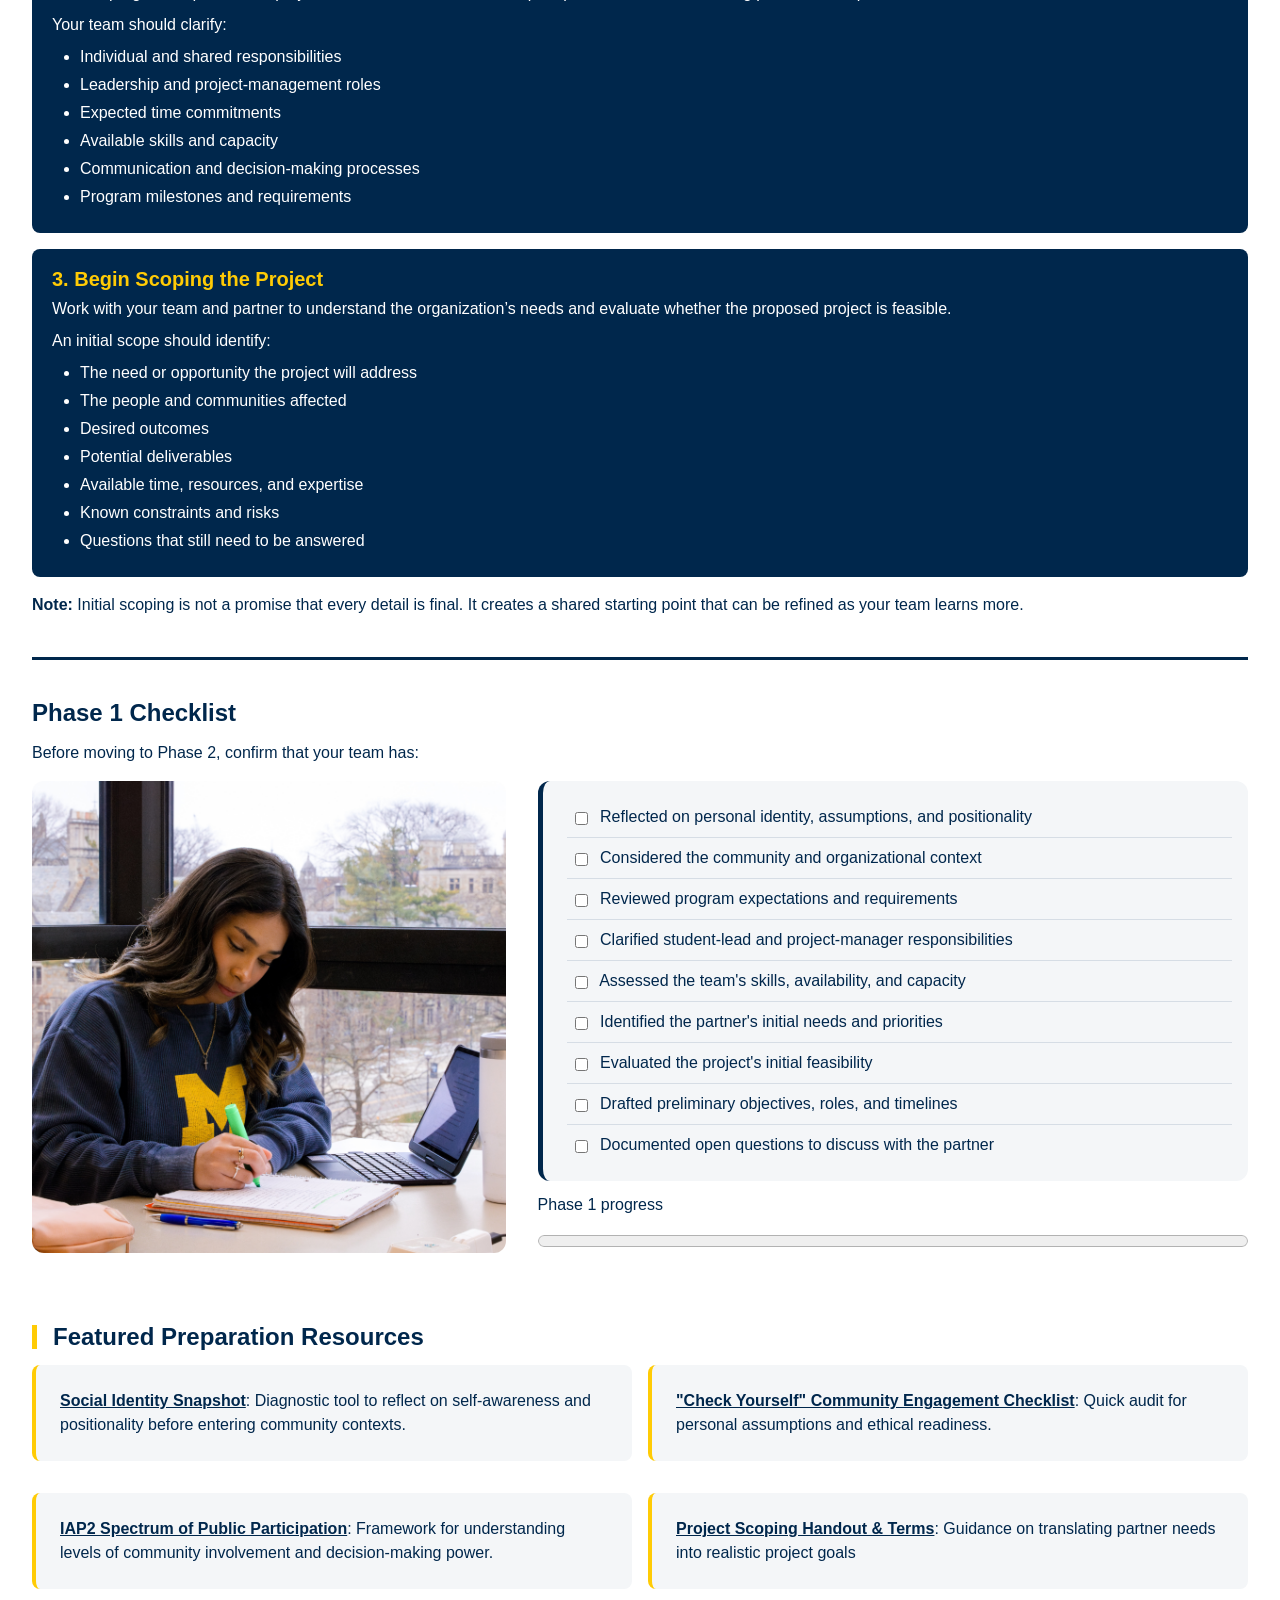
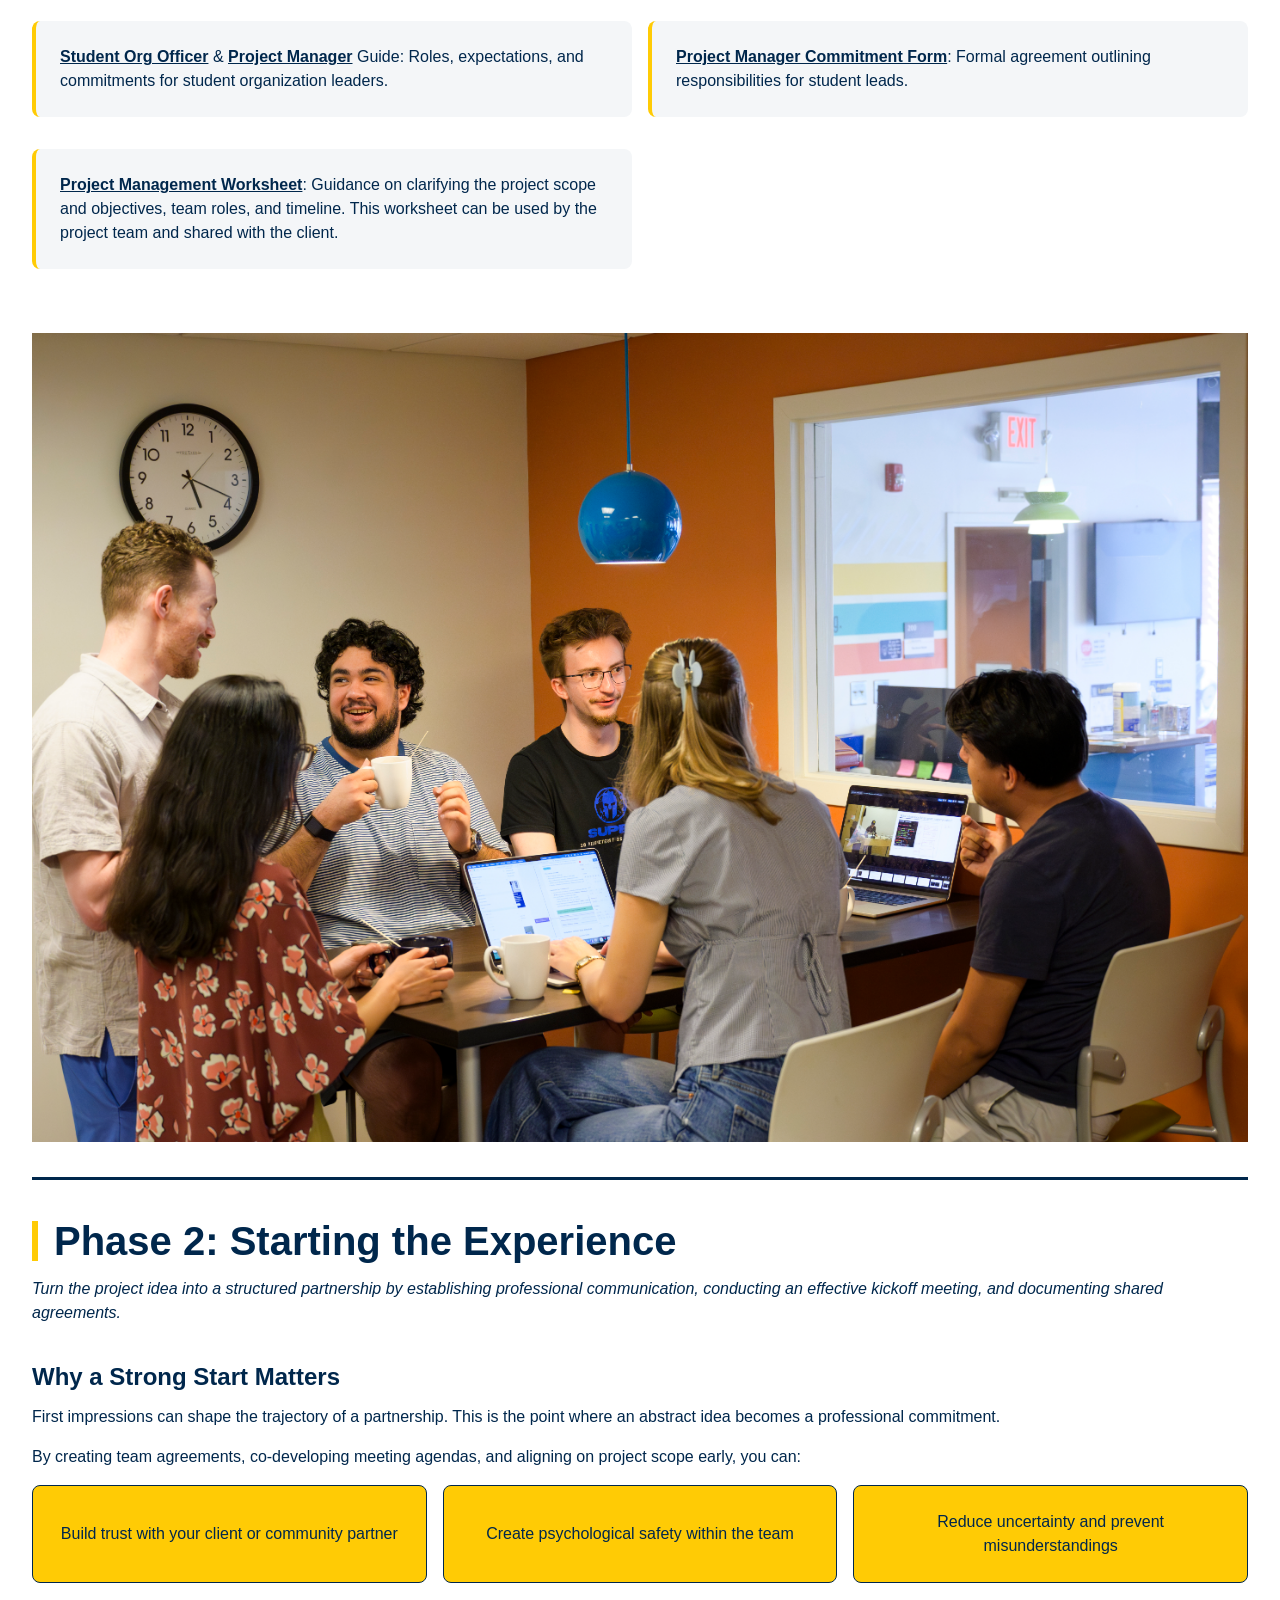
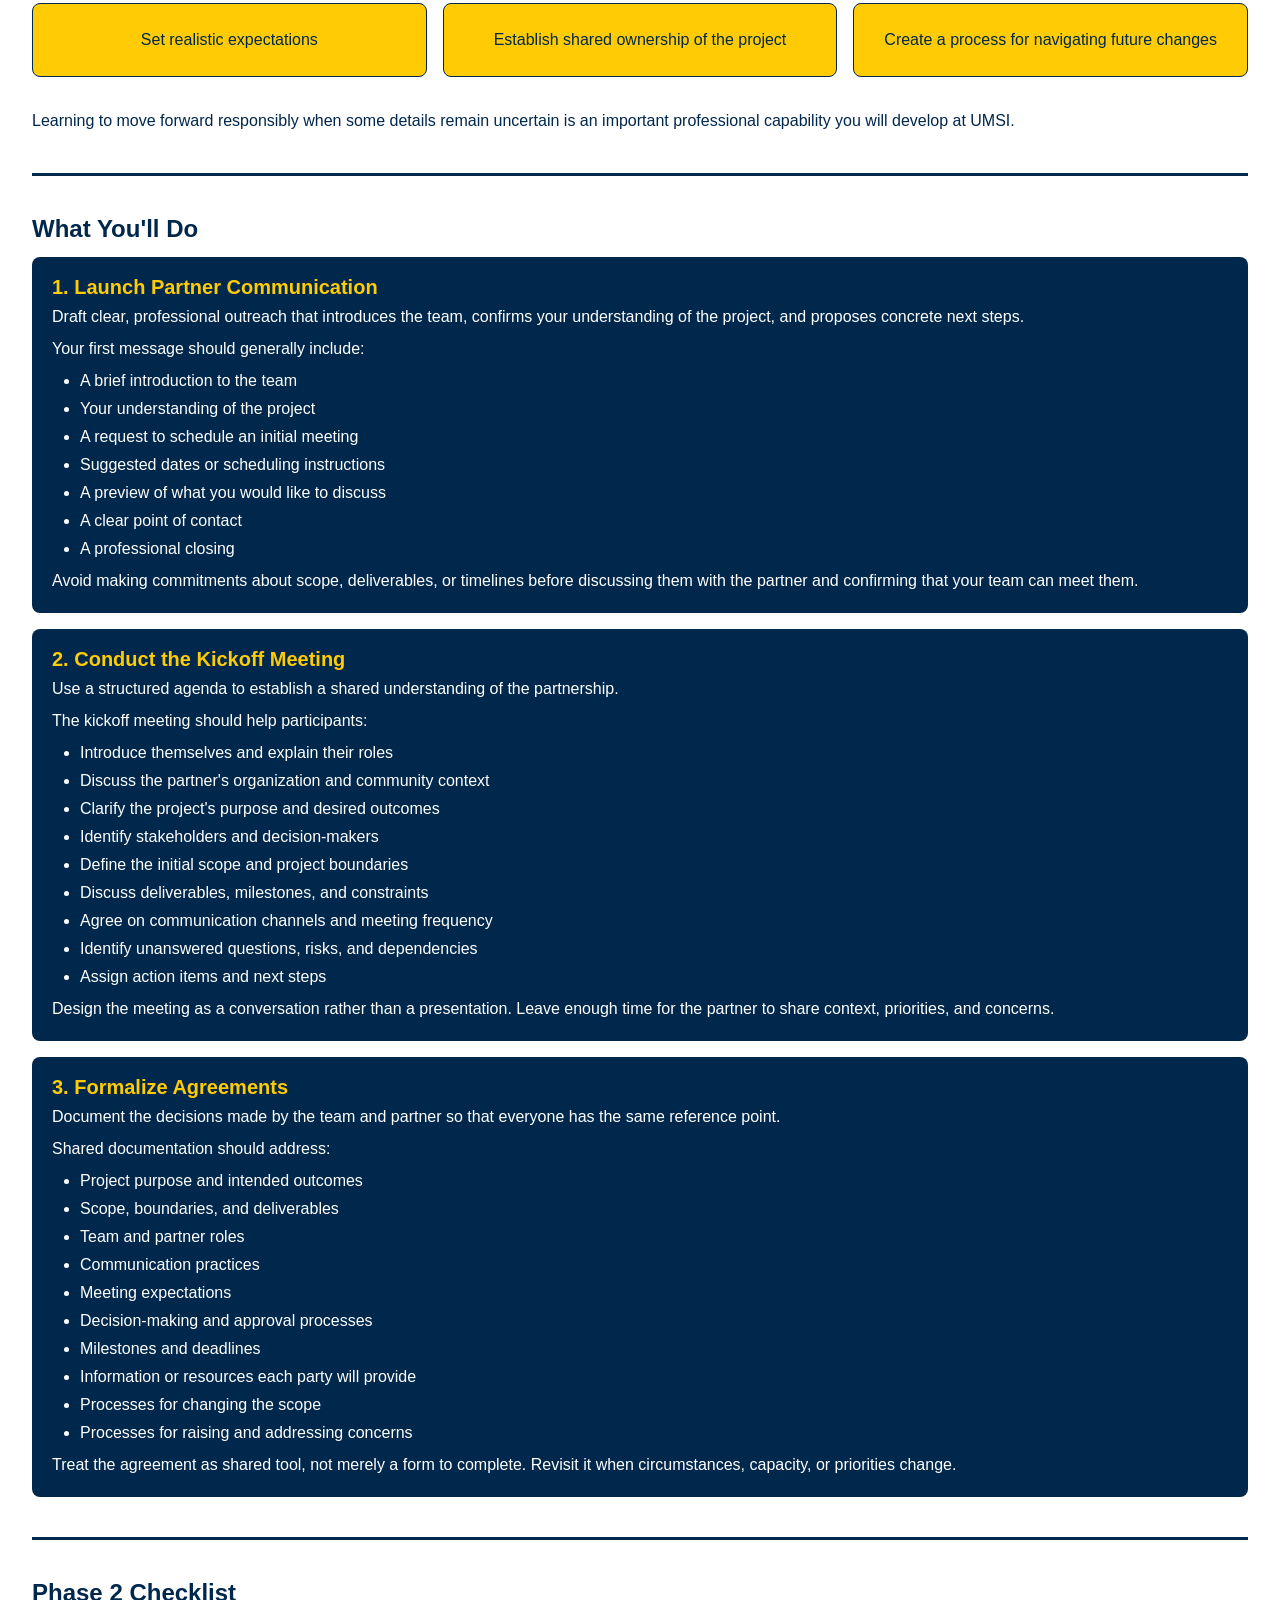
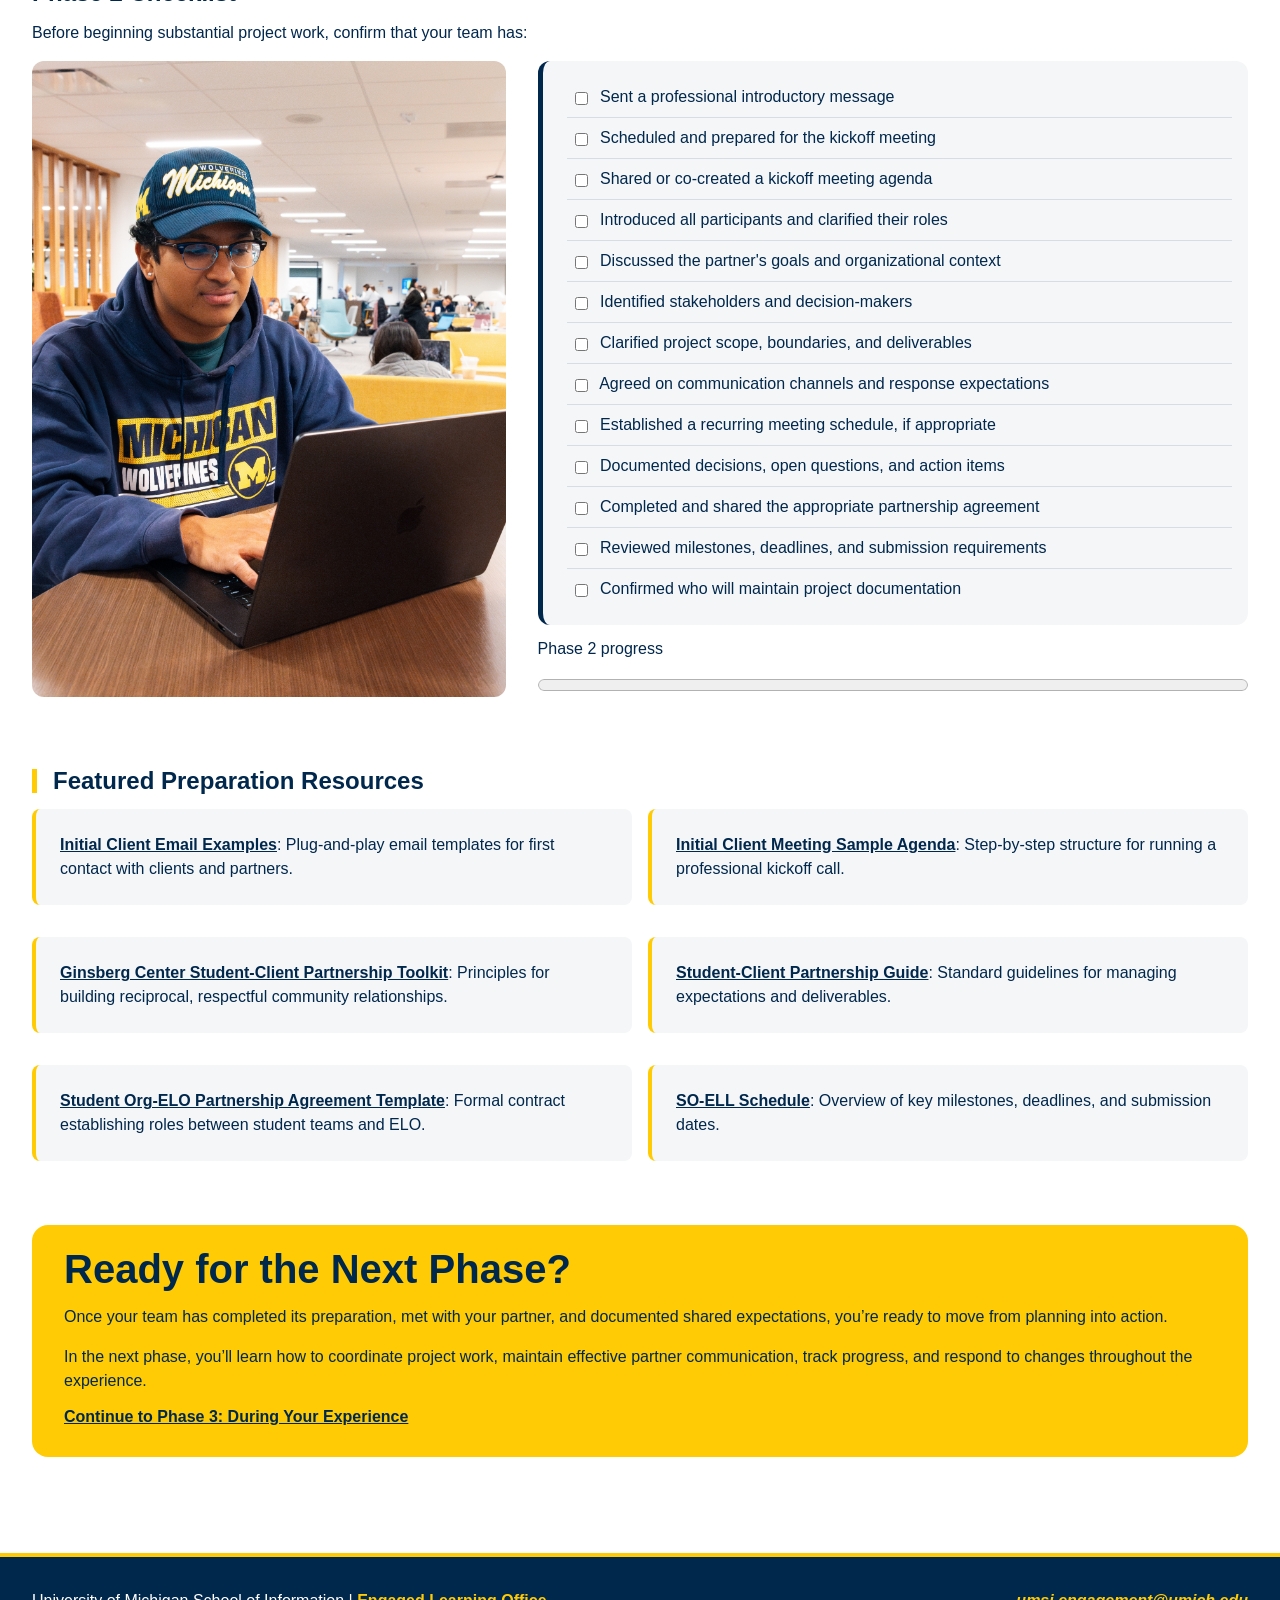
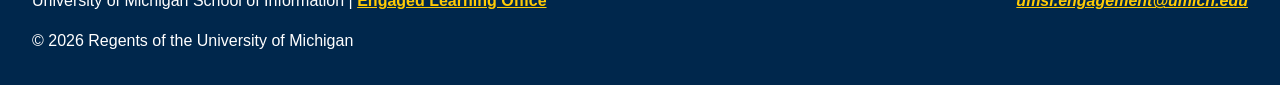
<file: prep.html>
<!DOCTYPE html>
<html lang="en">
<head>
    <meta charset="UTF-8">
    <meta name="viewport" content="width=device-width, initial-scale=1.0">
    <link rel="icon" type="image/png" href="images/UMSI_signature_vertical_informal_solidblue.jpg">
    <link rel="stylesheet" href="css/html5reset.css">
    <link rel="stylesheet" href="css/style.css">
    <title>Preparing for Your Experience | UMSI</title>
</head>
<body class="prep-page">

    <header>
      <img src="images/UMSI_signature_vertical_informal_solidblue.jpg" alt="UMSI Logo" width="50">
      <div class="skip"><a href = "#main">Skip to Main Content</a></div>
      <nav>
          <ul>
              <li class="home"><a href = "index.html">Home</a></li>
              <li class="prep selected"><a href = "prep.html">Preparing for Your Experience</a></li>
              <li class="during"><a href = "during.html">During Your Experience</a></li>
              <li class="wrapup"><a href = "wrapup.html">Wrap-Up, Impact & Next Steps</a></li>
          </ul>
      </nav>
    <h1>Preparing & Starting on Your Journey!</h1>
  </header>

<main id="main">
<section>
  <h2>Launch Your Engaged Learning Journey</h2>
  <p>Transform your academic foundation into real-world impact. The University of Michigan School of Information (UMSI) Engaged Learning Office (ELO) will guide you through the early stages of project work—from self-reflection and understanding community context to defining team responsibilities and leading your first partner meeting.</p>
  <img src="images/client-prep-introimg.jpg" alt="A student explains something to another student at a small table">
</section>

<hr>

<section class="intro">
  <h2>Why the Work Starts Before the Project</h2>
  <p>Engaged learning at UMSI is different from a traditional classroom assignment. You are moving beyond a controlled academic environment and into a complex, unscripted setting where technical solutions intersect with people’s lives, organizational cultures, and community priorities.</p>
  <p>A successful project rarely begins by jumping straight into execution. It begins by establishing a foundation for ethical, sustainable collaboration.</p>
  <br>
  <h3>Before starting the work, your team should take time to:</h3>
  <ul class="box-2-col">
    <li class="maize-border-block">Reflect on personal identities, assumptions, and positionality</li>
    <li class="maize-border-block">Understand the community and organizational context</li>
    <li class="maize-border-block">Assess the team’s skills, capacity, and responsibilities</li>
    <li class="maize-border-block">Listen carefully to the partner’s goals and priorities</li>
    <li class="maize-border-block">Establish clear boundaries and shared expectations</li>
    <li class="maize-border-block">Agree on communication practices and decision-making processes</li>
  </ul>
  <br>
  <p>These steps help prevent misunderstandings, unrealistic commitments, and unintended harm. When a project begins with mutual respect and honest communication, a class deliverable can become a reciprocal partnership that creates meaningful value for everyone involved.</p>
</section>

<hr>

<section class="where-to-start">
  <h2>Choose Where to Start:</h2>
  <ul>
    <li><a href="#phase1">Phase 1: Preparing for the Experience</a></li>
    <li><a href="#phase2">Phase 2: Starting the Experience</a></li> 
  </ul>
  <img src="images/UMSI_DesignJam_GreatLakesWaterSafety_01.JPG" alt="students and faculty working together in a classroom" width="500">
</section>

<hr>

<section class="phase1">
  <h2 id="phase1">Phase 1: Preparing for the Experience</h2>
  <p><i>Build the foundation for your project by understanding its community context, evaluating your team’s readiness, and clarifying initial needs and expectations.</i></p>
  <article>
    <h3>Why Preparation Matters</h3>
    <p>Before writing code, sketching wireframes, or analyzing data, engaged learners must develop social-identity awareness and ethical humility.</p>
    <p>Entering a community or client environment without examining your own assumptions can lead to misaligned expectations or unintended harm. Thoughtful preparation helps you approach the partnership not as an outside “expert” arriving to fix a problem, but as a collaborative learner working alongside people who bring essential knowledge, experience, and expertise. </p>
  </article>

  <hr>

  <article class="what-youll-do">
    <h3>What You'll Do</h3>

    <div class="blue-block">
      <h4>1. Develop Social and Community Awareness</h4>
        <p>Use civic-engagement frameworks to reflect on personal identity, privilege, positionality, and community dynamics.</p>
        <p>Consider:</p>
        <ul>
          <li>What assumptions are you bringing to the project?</li>
          <li>How might your identity and experiences influence your perspective?</li>
          <li>Who holds knowledge and decision-making power?</li>
          <li>Whose perspectives might be missing?</li>
          <li>How will community members participate in project decisions?</li>
        </ul>
    </div>

    <div class="blue-block">
      <h4>2. Align Expectations and Roles</h4>
      <p>Review program requirements, project commitments, and leadership responsibilities before making promises to a partner.</p>
      <p>Your team should clarify:</p>
      <ul>
        <li>Individual and shared responsibilities</li>
        <li>Leadership and project-management roles</li>
        <li>Expected time commitments</li>
        <li>Available skills and capacity</li>
        <li>Communication and decision-making processes</li>
        <li>Program milestones and requirements</li>
      </ul>
    </div>

    <div class="blue-block">
      <h4>3. Begin Scoping the Project</h4>
      <p>Work with your team and partner to understand the organization’s needs and evaluate whether the proposed project is feasible.</p>
      <p>An initial scope should identify:</p>
      <ul>
        <li>The need or opportunity the project will address</li>
        <li>The people and communities affected</li>
        <li>Desired outcomes</li>
        <li>Potential deliverables</li>
        <li>Available time, resources, and expertise</li>
        <li>Known constraints and risks</li>
        <li>Questions that still need to be answered</li>
      </ul>
    </div>

    <p class="note"><strong>Note: </strong>Initial scoping is not a promise that every detail is final. It creates a shared starting point that can be refined as your team learns more.</p>
  </article>

  <hr>

  <article class="checklist-section">
    <h3>Phase 1 Checklist</h3>
    <img class="checklist-image" src="images/client-checklist2.jpg" alt="A student highlights in her notebook with her laptop next to her.">
    <p>Before moving to Phase 2, confirm that your team has:</p>
    <ol class="checklist interactive-checklist" id="prep-phase1-checklist">
      <li>
        <label>
          <input type="checkbox">
          <span>Reflected on personal identity, assumptions, and positionality</span>
        </label>
      </li>
      <li>
        <label>
          <input type="checkbox">
          <span>Considered the community and organizational context</span>
        </label>
      </li>
      <li>
        <label>
          <input type="checkbox">
          <span>Reviewed program expectations and requirements</span>
        </label>
      </li>
      <li>
        <label>
          <input type="checkbox">
          <span>Clarified student-lead and project-manager responsibilities</span>
        </label>
      </li>
      <li>
        <label>
          <input type="checkbox">
          <span>Assessed the team's skills, availability, and capacity</span>
        </label>
      </li>
      <li>
        <label>
          <input type="checkbox">
          <span>Identified the partner's initial needs and priorities</span>
        </label>
      </li>
      <li>
        <label>
          <input type="checkbox">
          <span>Evaluated the project's initial feasibility</span>
        </label>
      </li>
      <li>
        <label>
          <input type="checkbox">
          <span>Drafted preliminary objectives, roles, and timelines</span>
        </label>
      </li>
      <li>
        <label>
          <input type="checkbox">
          <span>Documented open questions to discuss with the partner</span>
        </label>
      </li>
    </ol>

    <div class="progress-div">
      <label class="progress-label" for="phase1-progress">Phase 1 progress</label>
      <progress id="phase1-progress" value="0" max="9"></progress>
    </div>
  </article>

  <article class="resources">
    <h3>Featured Preparation Resources</h3>
    <ul>
      <li class="gray-maize-block"><a href="https://sites.lsa.umich.edu/equitable-teaching/social-identity-snapshot">Social Identity Snapshot</a>: Diagnostic tool to reflect on self-awareness and positionality before entering community contexts.</li>
      <li class="gray-maize-block"><a href="https://docs.google.com/document/d/1Qt9YeStVwDHjwJhOLAz42JSNQR2lFMurdUtxtdrGkuc/edit?tab=t.0#heading=h.ch0bvccjkrzn">"Check Yourself" Community Engagement Checklist</a>: Quick audit for personal assumptions and ethical readiness.</li>
      <li class="gray-maize-block"><a href="https://drive.google.com/file/d/1zc1RNlrDxV51-muOERdDTnINQcquJpOA/view?usp=sharing">IAP2 Spectrum of Public Participation</a>: Framework for understanding levels of community involvement and decision-making power.</li>
      <li class="gray-maize-block"><a href="https://docs.google.com/document/d/1TrEDolwmOIlXgYgAP9VvlOGoYOwFfe6KxzZOgZSVYVw/edit?usp=drive_link">Project Scoping Handout & Terms</a>: Guidance on translating partner needs into realistic project goals</li>
      <li class="gray-maize-block"><a href="https://docs.google.com/document/d/1AexsV_JeSd0kRUBbcifZpfBu6y6Zi8Y0iJScp1I3gkM/edit?usp=drive_link">Student Org Officer</a> & <a href="https://docs.google.com/document/u/0/d/1uwOOS0TrXWzcSShj8DUFpckWo0t1UNu_Q7WVbZnLhX0/edit">Project Manager</a> Guide: Roles, expectations, and commitments for student organization leaders.</li>
      <li class="gray-maize-block"><a href="https://docs.google.com/document/d/1U4lCNGyWKJ3C2i_VgFqAR45Z4zF1FehuthuqT-M2wdI/edit?usp=drive_link">Project Manager Commitment Form</a>: Formal agreement outlining responsibilities for student leads.</li>
      <li class="gray-maize-block"><a href="https://docs.google.com/document/d/1twc-7TYWmb_PNrOBiDI1NuJqJAuhluTICr22GRd_NLc/edit?usp=drive_link">Project Management Worksheet</a>: Guidance on clarifying the project scope and objectives, team roles, and timeline. This worksheet can be used by the project team and shared with the client.</li>
    </ul>
  </article>
</section>

<img src="images/UMSI_ViewbookBSI2026_31.jpg" alt="A group of 6 students working together at a table" width="500">

<hr>

<section class="phase2">
  <h2 id="phase2">Phase 2: Starting the Experience</h2>
  <p><i>Turn the project idea into a structured partnership by establishing professional communication, conducting an effective kickoff meeting, and documenting shared agreements.</i></p>
  <article>
    <h3>Why a Strong Start Matters</h3>
    <p>First impressions can shape the trajectory of a partnership. This is the point where an abstract idea becomes a professional commitment.</p>
    <p>By creating team agreements, co-developing meeting agendas, and aligning on project scope early, you can:</p>
    <ul class="box-2-col">
      <li class="maize-border-block">Build trust with your client or community partner</li>
      <li class="maize-border-block">Create psychological safety within the team</li>
      <li class="maize-border-block">Reduce uncertainty and prevent misunderstandings</li>
      <li class="maize-border-block">Set realistic expectations</li>
      <li class="maize-border-block">Establish shared ownership of the project</li>
      <li class="maize-border-block">Create a process for navigating future changes</li>
    </ul>
    <p>Learning to move forward responsibly when some details remain uncertain is an important professional capability you will develop at UMSI.</p>
  </article>

  <hr>

  <article class="what-youll-do">
    <h3>What You'll Do</h3>

    <div class="blue-block">
      <h4>1. Launch Partner Communication</h4>
      <p>Draft clear, professional outreach that introduces the team, confirms your understanding of the project, and proposes concrete next steps.</p>
      <p>Your first message should generally include:</p>
      <ul>
        <li>A brief introduction to the team</li>
        <li>Your understanding of the project</li>
        <li>A request to schedule an initial meeting</li>
        <li>Suggested dates or scheduling instructions</li>
        <li>A preview of what you would like to discuss</li>
        <li>A clear point of contact</li>
        <li>A professional closing</li>
      </ul>
      <p>Avoid making commitments about scope, deliverables, or timelines before discussing them with the partner and confirming that your team can meet them.</p>
    </div>

    <div class="blue-block">
      <h4>2. Conduct the Kickoff Meeting</h4>
      <p>Use a structured agenda to establish a shared understanding of the partnership.</p>
      <p>The kickoff meeting should help participants:</p>
      <ul>
        <li>Introduce themselves and explain their roles</li>
        <li>Discuss the partner's organization and community context</li>
        <li>Clarify the project's purpose and desired outcomes</li>
        <li>Identify stakeholders and decision-makers</li>
        <li>Define the initial scope and project boundaries</li>
        <li>Discuss deliverables, milestones, and constraints</li>
        <li>Agree on communication channels and meeting frequency</li>
        <li>Identify unanswered questions, risks, and dependencies</li>
        <li>Assign action items and next steps</li>
      </ul>
      <p>Design the meeting as a conversation rather than a presentation. Leave enough time for the partner to share context, priorities, and concerns.</p>
    </div>

    <div class="blue-block">
      <h4>3. Formalize Agreements</h4>
      <p>Document the decisions made by the team and partner so that everyone has the same reference point.</p>
      <p>Shared documentation should address:</p>
      <ul>
        <li>Project purpose and intended outcomes</li>
        <li>Scope, boundaries, and deliverables</li>
        <li>Team and partner roles</li>
        <li>Communication practices</li>
        <li>Meeting expectations</li>
        <li>Decision-making and approval processes</li>
        <li>Milestones and deadlines</li>
        <li>Information or resources each party will provide</li>
        <li>Processes for changing the scope</li>
        <li>Processes for raising and addressing concerns</li>
      </ul>
      <p>Treat the agreement as shared tool, not merely a form to complete. Revisit it when circumstances, capacity, or priorities change.</p>
    </div>
  </article>

  <hr>

  <article class="checklist-section">
    <h3>Phase 2 Checklist</h3>
    <img class="checklist-image" src="images/client-checklist3.jpg" alt="A student works on his laptop in a busy study space.">
    <p>Before beginning substantial project work, confirm that your team has:</p>
    <ol class="checklist interactive-checklist" id="prep-phase2-checklist">
      <li>
        <label>
          <input type="checkbox">
          <span>Sent a professional introductory message</span>
        </label>
      </li>
      <li>
        <label>
          <input type="checkbox">
          <span>Scheduled and prepared for the kickoff meeting</span>
        </label>
      </li>
      <li>
        <label>
          <input type="checkbox">
          <span>Shared or co-created a kickoff meeting agenda</span>
        </label>
      </li>
      <li>
        <label>
          <input type="checkbox">
          <span>Introduced all participants and clarified their roles</span>
        </label>
      </li>
      <li>
        <label>
          <input type="checkbox">
          <span>Discussed the partner's goals and organizational context</span>
        </label>
      </li>
      <li>
        <label>
          <input type="checkbox">
          <span>Identified stakeholders and decision-makers</span>
        </label>
      </li>
      <li>
        <label>
          <input type="checkbox">
          <span>Clarified project scope, boundaries, and deliverables</span>
        </label>
      </li>
      <li>
        <label>
          <input type="checkbox">
          <span>Agreed on communication channels and response expectations</span>
        </label>
      </li>
      <li>
        <label>
          <input type="checkbox">
          <span>Established a recurring meeting schedule, if appropriate</span>
        </label>
      </li>
      <li>
        <label>
          <input type="checkbox">
          <span>Documented decisions, open questions, and action items</span>
        </label>
      </li>
      <li>
        <label>
          <input type="checkbox">
          <span>Completed and shared the appropriate partnership agreement</span>
        </label>
      </li>
      <li>
        <label>
          <input type="checkbox">
          <span>Reviewed milestones, deadlines, and submission requirements</span>
        </label>
      </li>
      <li>
        <label>
          <input type="checkbox">
          <span>Confirmed who will maintain project documentation</span>
        </label>
      </li>
    </ol>

    <div class="progress-div">
      <label class="progress-label" for="phase2-progress">Phase 2 progress</label>
      <progress id="phase2-progress" value="0" max="9"></progress>
    </div>
  </article>

  <article class="resources">
    <h3>Featured Preparation Resources</h3>
    <ul>
      <li class="gray-maize-block"><a href="https://docs.google.com/document/d/1fWFXwoW5fKX_Tctn97Gio5XZDwILNlqIOyKKE8Yk5J0/edit?usp=drive_link">Initial Client Email Examples</a>: Plug-and-play email templates for first contact with clients and partners.</li>
      <li class="gray-maize-block"><a href="https://docs.google.com/document/d/1ItXxYauAcPoaGMUZWuJsX-OLFfGmeBOWT7JNhoZxGyU/edit?usp=drive_link">Initial Client Meeting Sample Agenda</a>: Step-by-step structure for running a professional kickoff call.</li>
      <li class="gray-maize-block"><a href="https://ginsberg.umich.edu/article/campus-community-partnerships-toolkit">Ginsberg Center Student-Client Partnership Toolkit</a>: Principles for building reciprocal, respectful community relationships.</li>
      <li class="gray-maize-block"><a href="https://drive.google.com/file/d/12ealxkKCvOZajxK7doyUXu_k2LyKPUP2/view?usp=drive_link">Student-Client Partnership Guide</a>: Standard guidelines for managing expectations and deliverables.</li>
      <li class="gray-maize-block"><a href="https://docs.google.com/document/d/1y5Y2wc1ADz0n_ht26kPYlFK3Zm9i3UR_Z0OMWP3Q_xQ/edit?usp=drive_link">Student Org-ELO Partnership Agreement Template</a>: Formal contract establishing roles between student teams and ELO.</li>
      <li class="gray-maize-block"><a href="https://docs.google.com/spreadsheets/d/1YeK2WerSbhaU5hjEg9wxdXmzBx9lgRy2yHBKAH-SxiA/edit?gid=166831640#gid=166831640">SO-ELL Schedule</a>: Overview of key milestones, deadlines, and submission dates.</li>
    </ul>
  </article>
</section>
<section class="maize-no-border-block">
  <h2>Ready for the Next Phase?</h2>
  <p>Once your team has completed its preparation, met with your partner, and documented shared expectations, you’re ready to move from planning into action.</p>
  <p>In the next phase, you’ll learn how to coordinate project work, maintain effective partner communication, track progress, and respond to changes throughout the experience.</p>
  <a href="during.html">Continue to Phase 3: During Your Experience</a>
</section>
<!-- Content for both phases taken & modified from UMGPT with the prompt, "Can you help make this information into an engaging part of my website page?" UMGPT. (2026). UMGPT ( GPT-5.6 Sol September 17th version) [Large language model]. -->

</main>
<footer>
  <p>University of Michigan School of Information | <a href="https://www.si.umich.edu/programs/engaged-learning/about-engaged-learning-office">Engaged Learning Office </a></p>
  <address>
    <a href="mailto:umsi.engagement@umich.edu">umsi.engagement@umich.edu</a>
  </address>
  <p>&copy; <span id="year"></span> Regents of the University of Michigan</p>
</footer>

<!-- OpenAI. (2026). U-M GPT (GPT-6.1 Sol) [Large language model]. Used November 22, 2026, for assistance with interactive checklist code and troubleshooting. -->
<script>
  document.getElementById("year").innerHTML = new Date().getFullYear();

  document.querySelectorAll(".interactive-checklist").forEach(function (checklist) {
    const checkboxes = checklist.querySelectorAll('input[type="checkbox"]');
    const section = checklist.closest(".checklist-section");
    const progress = section.querySelector("progress");

    const saved = JSON.parse(localStorage.getItem(checklist.id)) || [];

    function updateProgress() {
      progress.max = checkboxes.length;
      progress.value = checklist.querySelectorAll("input:checked").length;
    }

    checkboxes.forEach(function (checkbox, index) {
      checkbox.checked = saved[index] === true;

      checkbox.addEventListener("change", function () {
        saved[index] = checkbox.checked;
        localStorage.setItem(checklist.id, JSON.stringify(saved));

        updateProgress();
      });
    });

    updateProgress();
  });
</script>
    
</body>

</html>
</file>
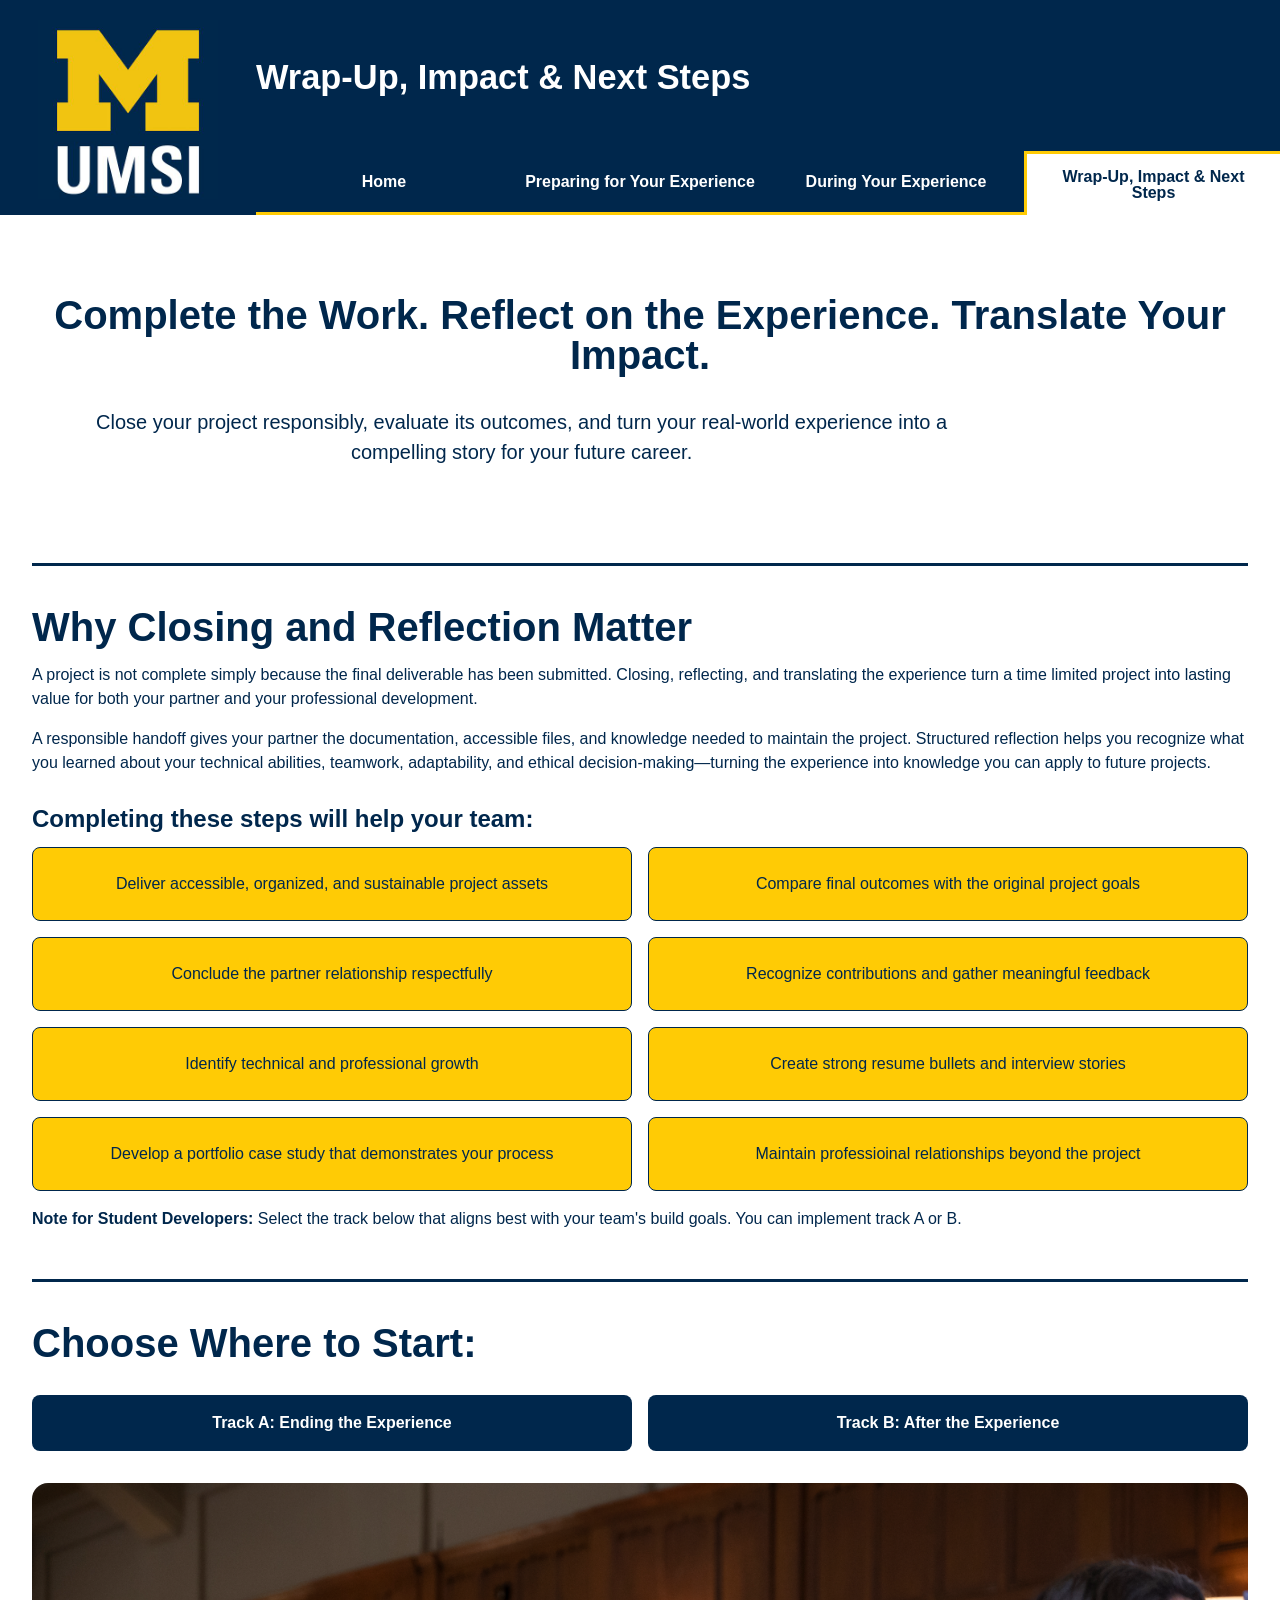
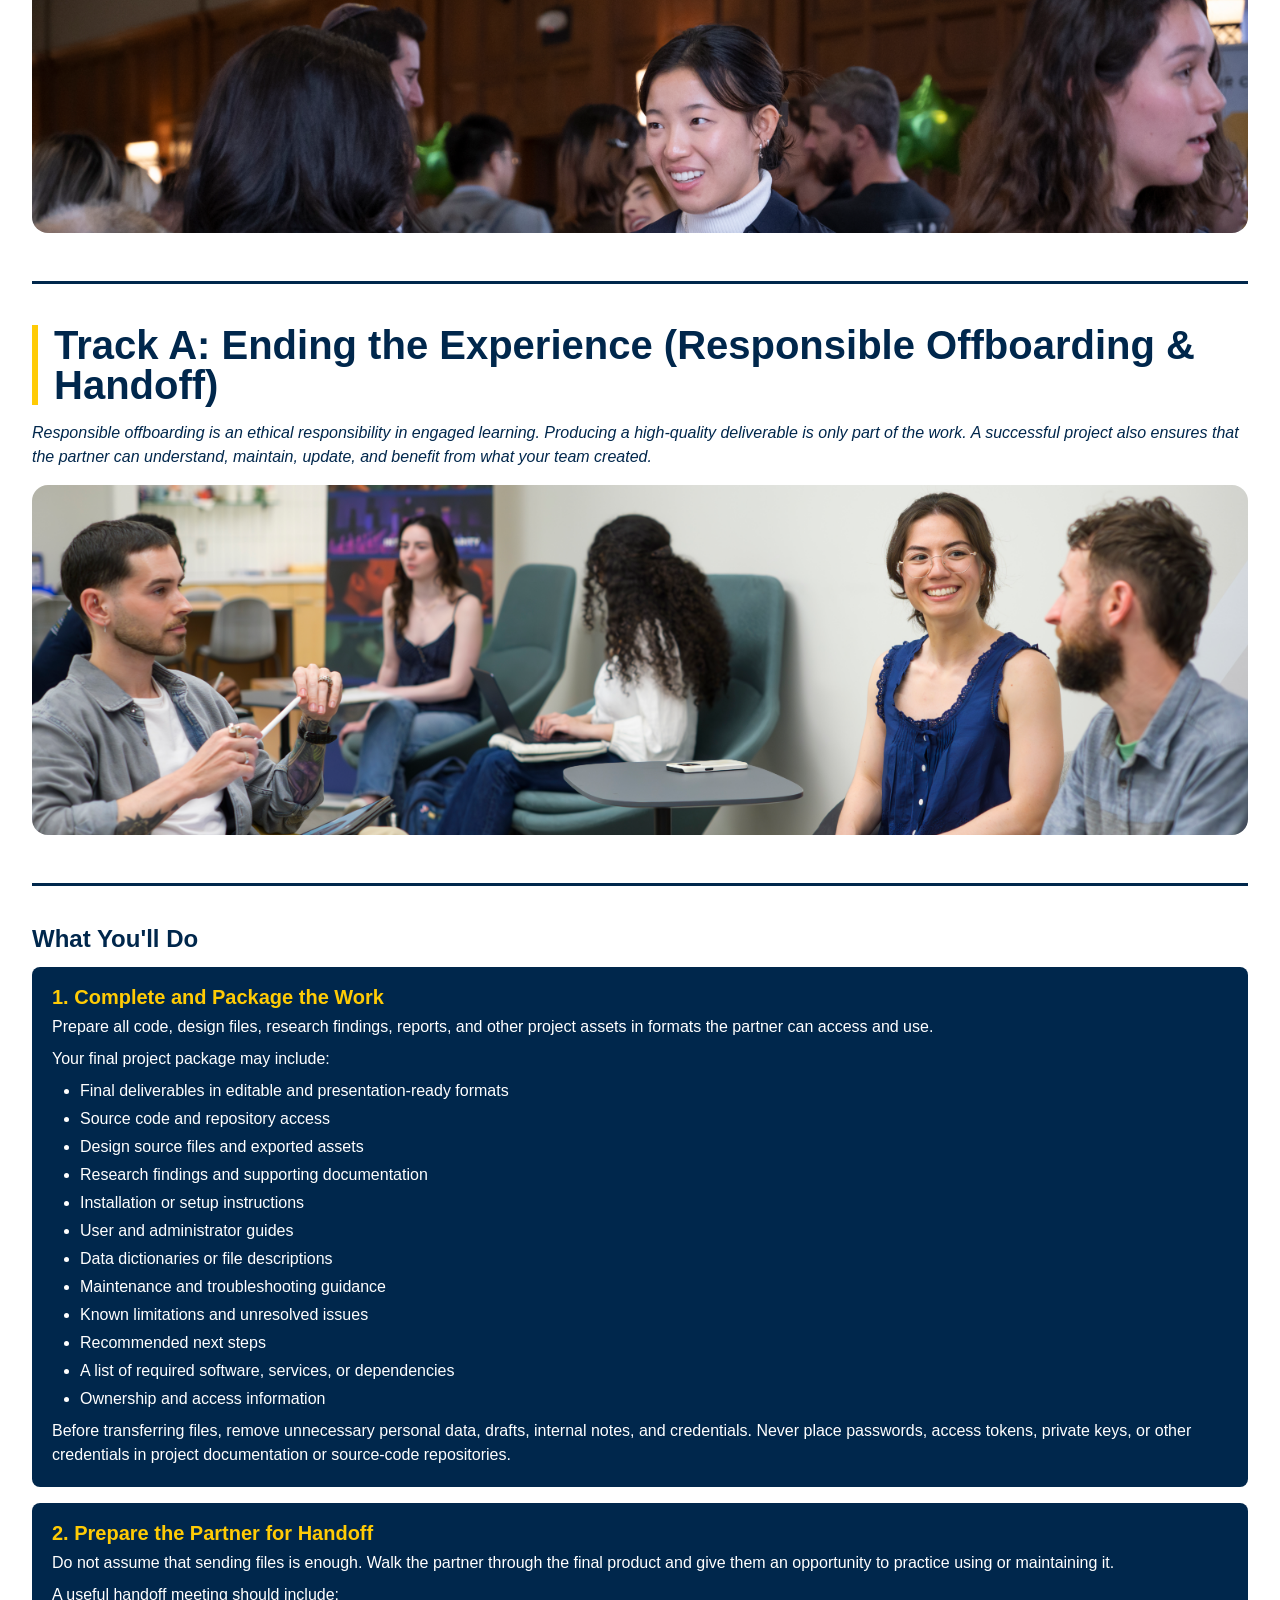
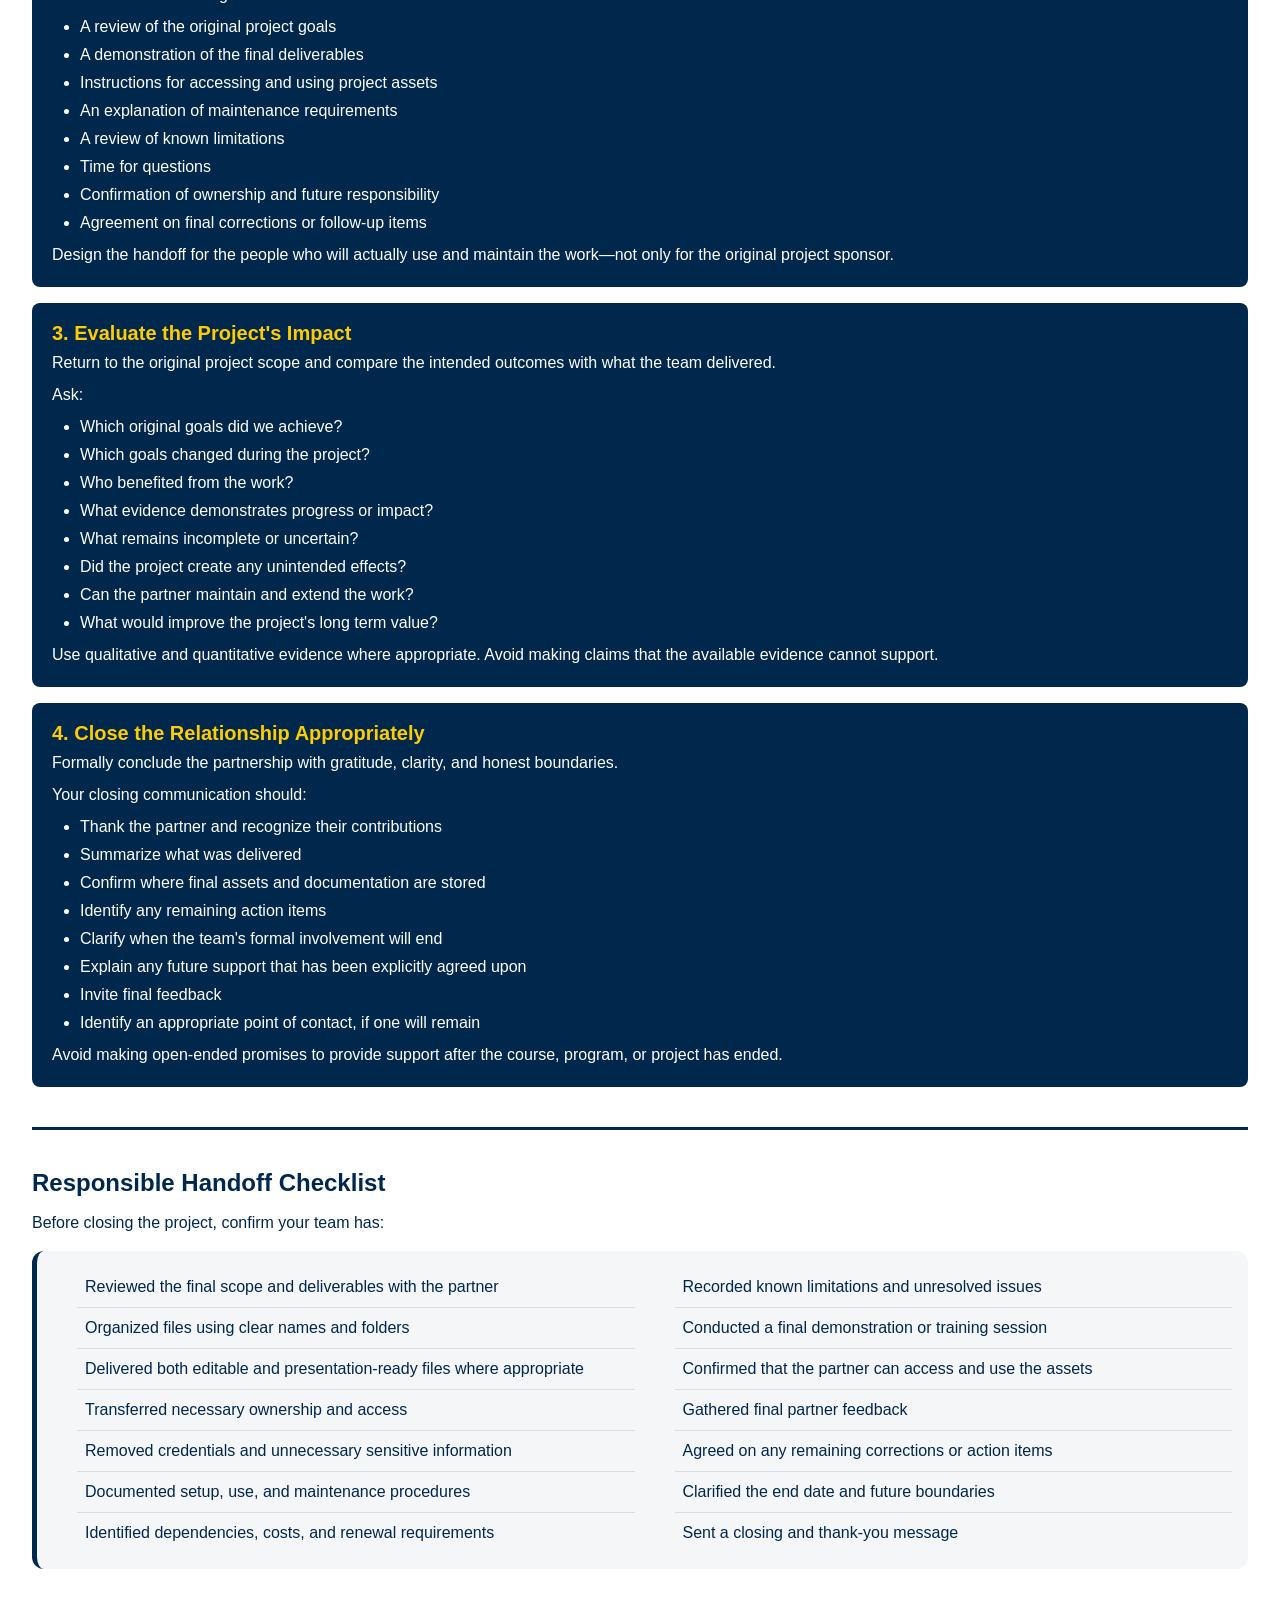
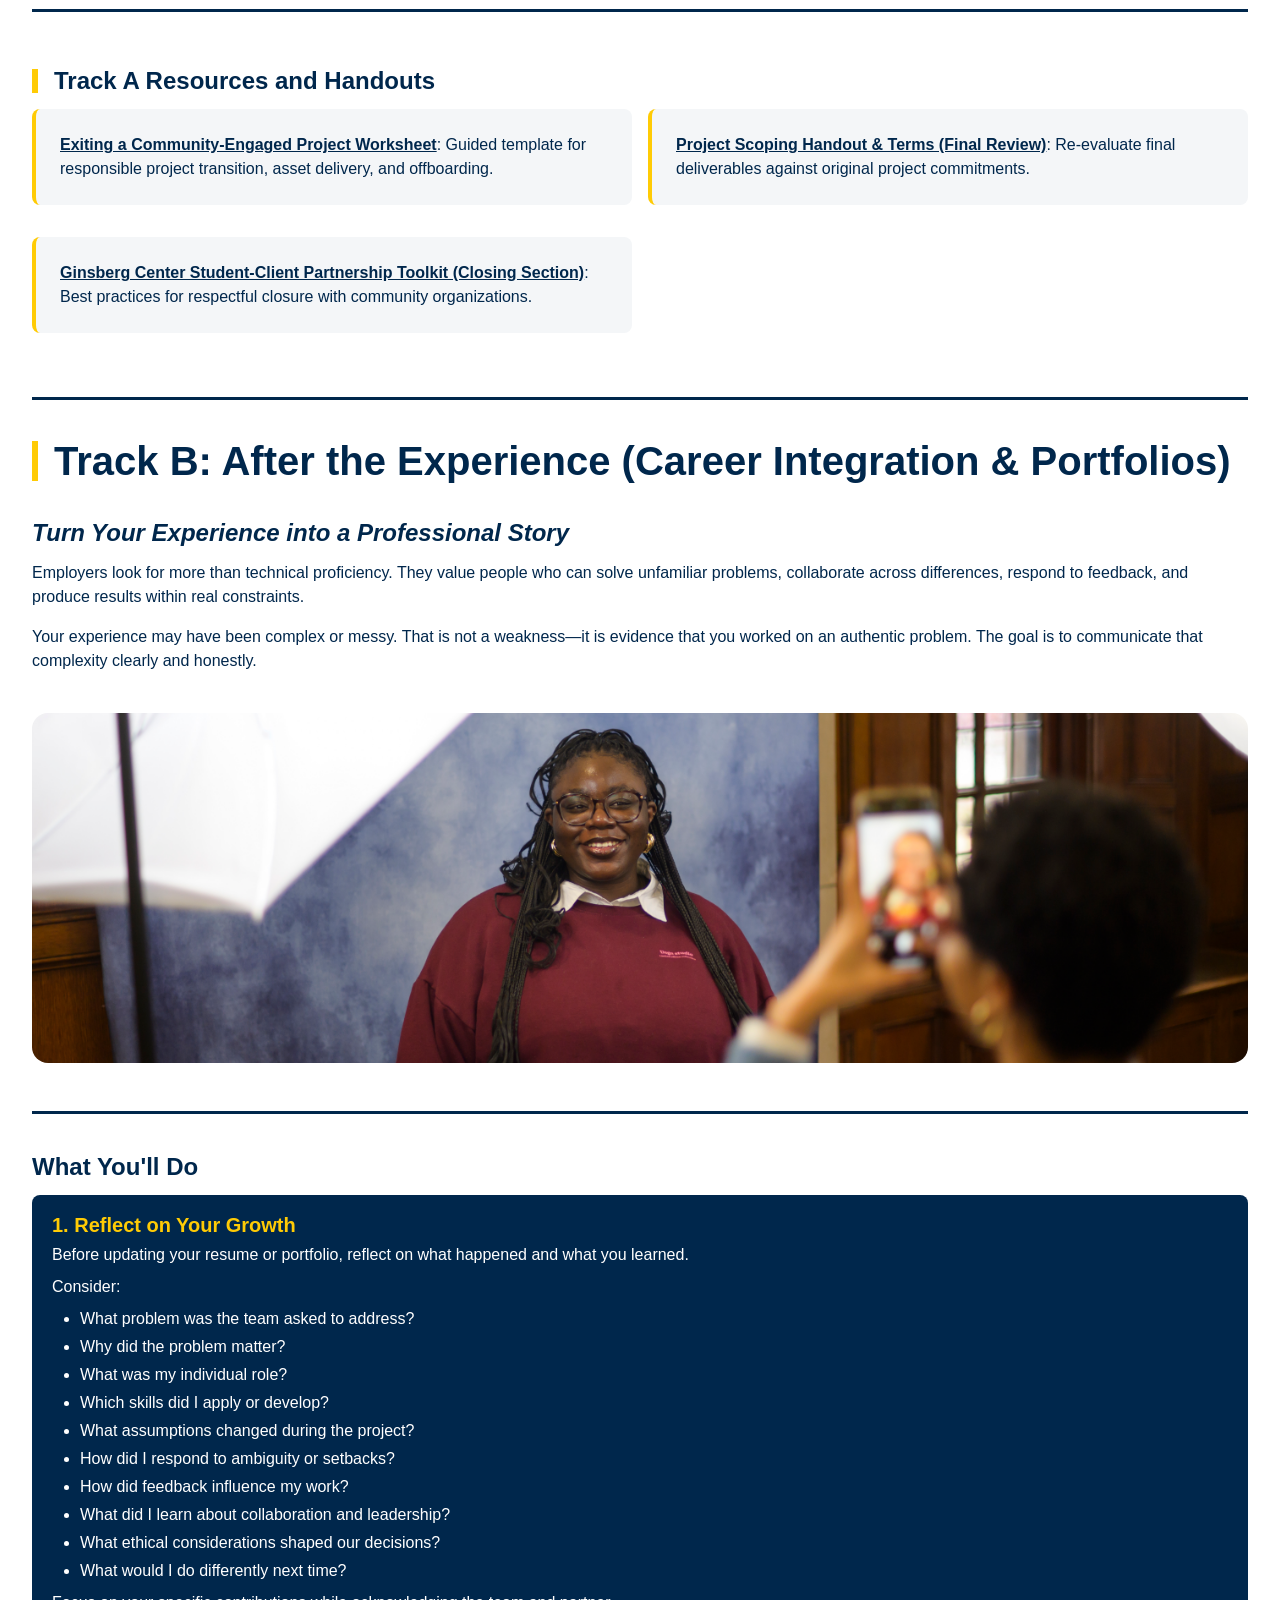
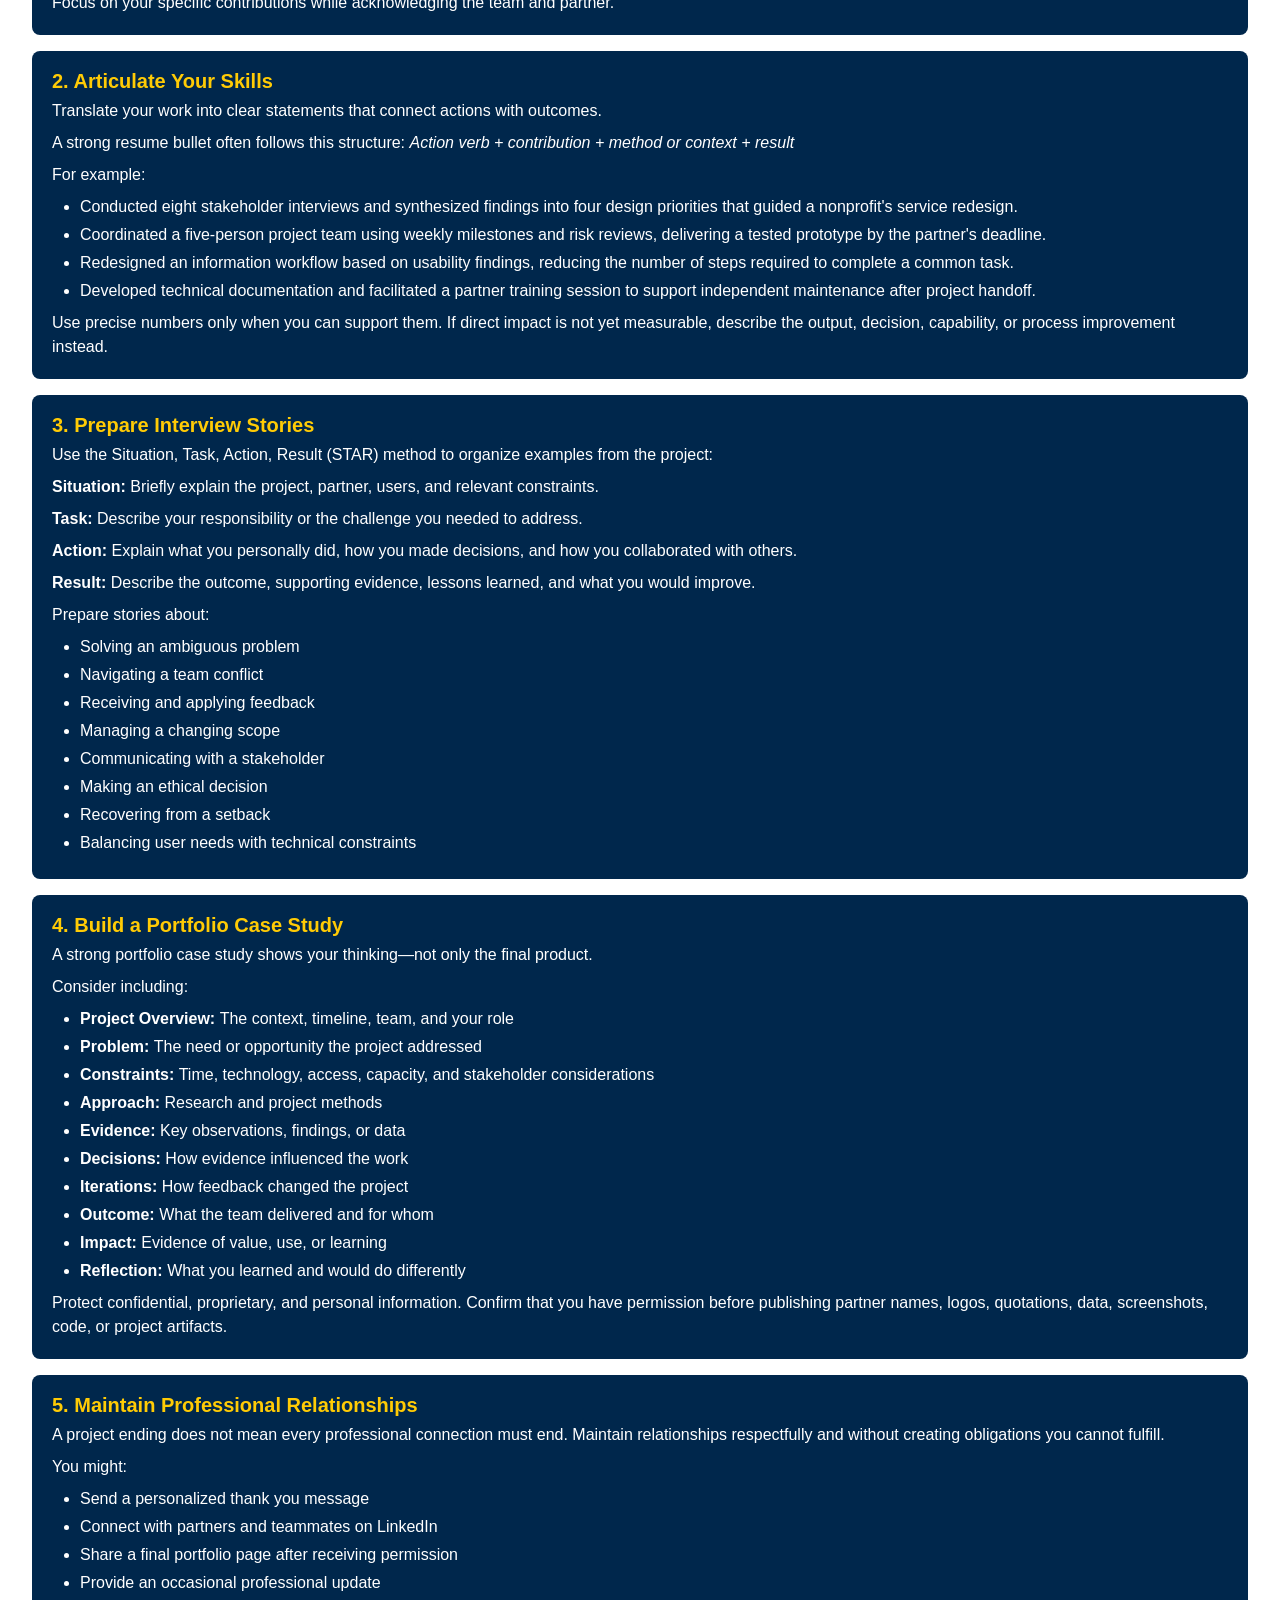
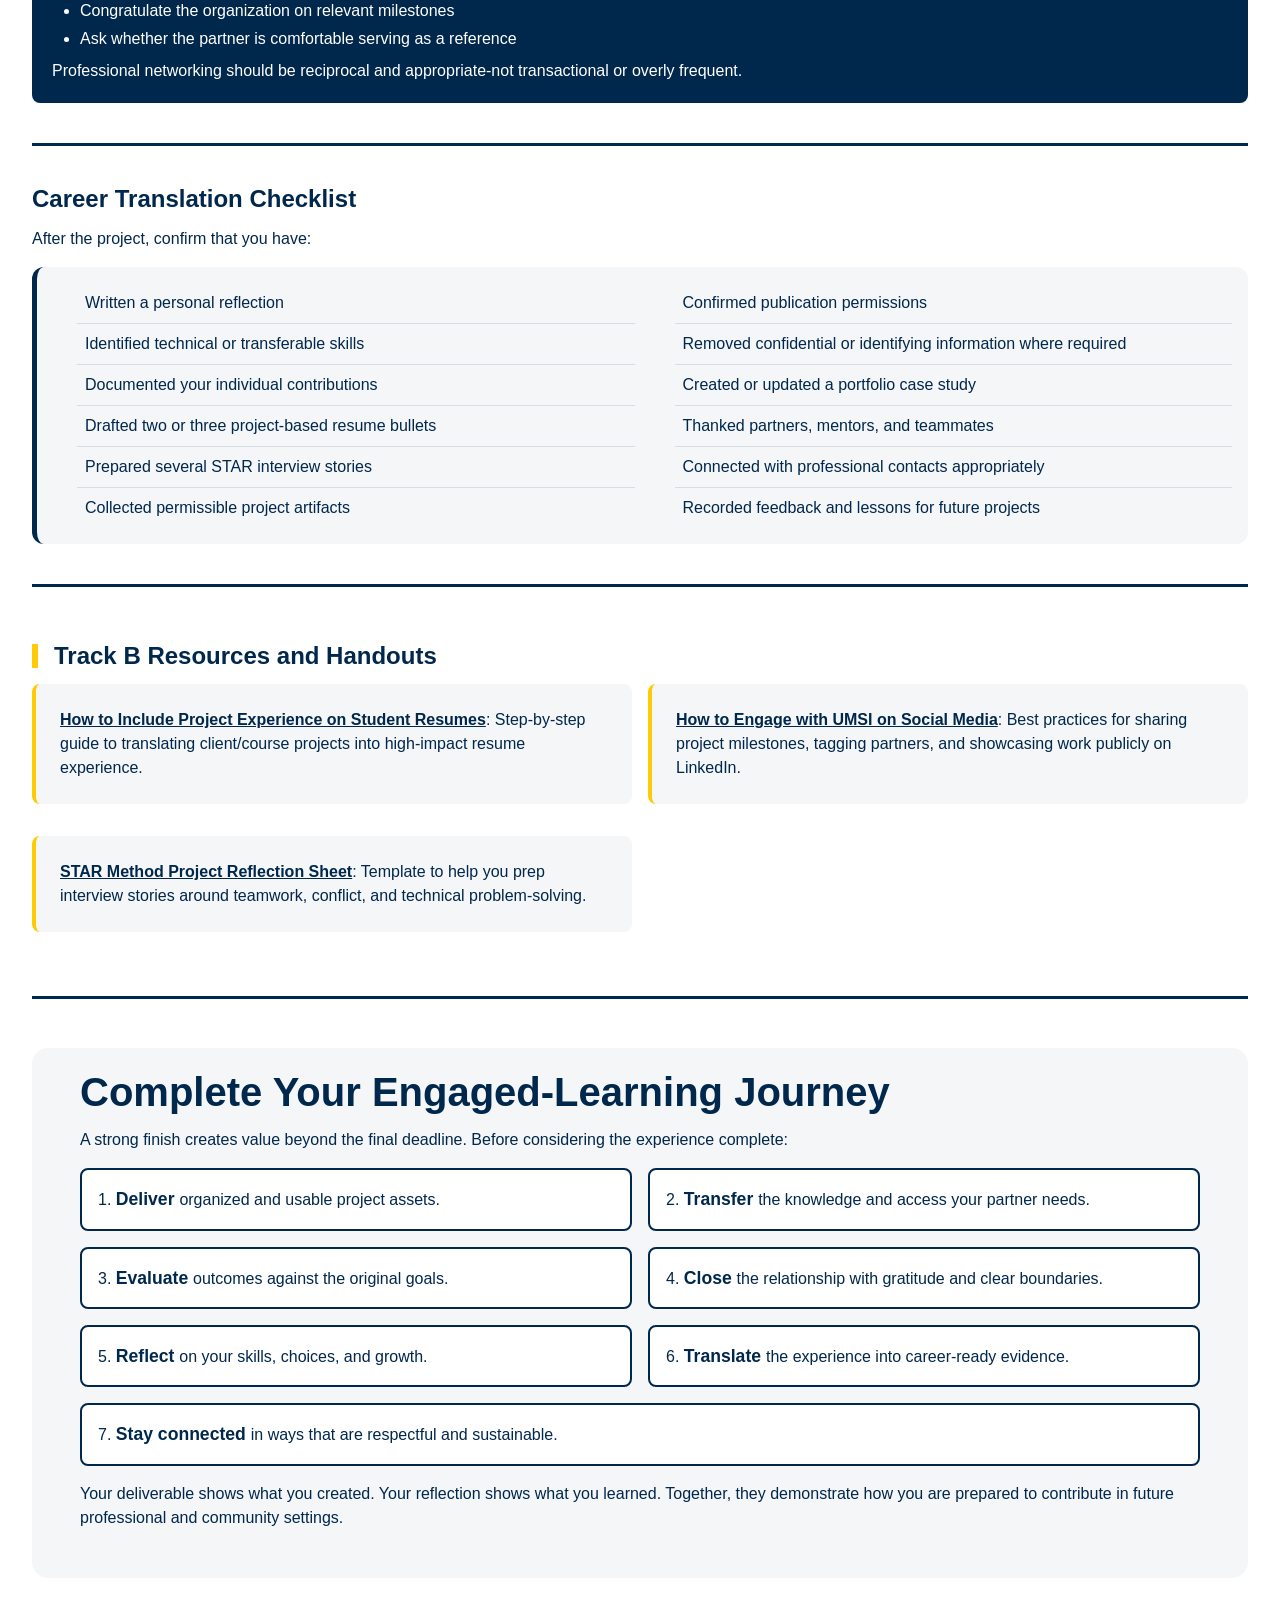
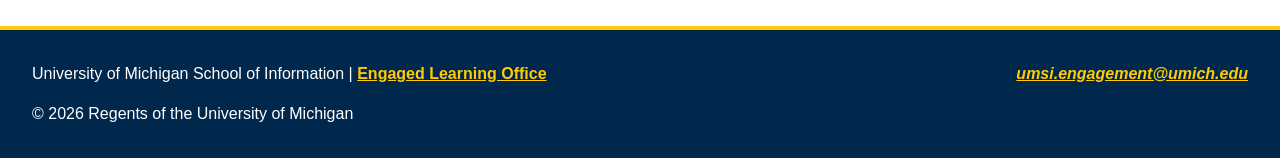
<file: wrapup.html>
<!DOCTYPE html>
<html lang="en">
<head>
    <meta charset="UTF-8">
    <meta name="viewport" content="width=device-width, initial-scale=1.0">
    <link rel="icon" type="image/png" href="images/UMSI_signature_vertical_informal_solidblue.jpg">
    <link rel="stylesheet" href="css/html5reset.css">
    <link rel="stylesheet" href="css/style.css">
    <title>Next Steps and Wrapup | UMSI</title>
</head>
<body class="wrapup-page">

    <header>
        <img src="images/UMSI_signature_vertical_informal_solidblue.jpg" alt="UMSI Logo" width="50">
        <div class="skip"><a href = "#main">Skip to Main Content</a></div>
        <nav>
            <ul>
                <li class="home"><a href = "index.html">Home</a></li>
                <li class="prep"><a href = "prep.html">Preparing for Your Experience</a></li>
                <li class="during"><a href = "during.html">During Your Experience</a></li>
                <li class="wrapup selected"><a href = "wrapup.html">Wrap-Up, Impact & Next Steps</a></li>
            </ul>
        </nav>
    <h1>Wrap-Up, Impact & Next Steps</h1>
  </header>
<main id="main">
    <section>
        <h2>Complete the Work. Reflect on the Experience. Translate Your Impact.</h2>  
        <p>Close your project responsibly, evaluate its outcomes, and turn your real-world experience into a compelling story for your future career.</p>
    </section>

    <hr>
    
    <section>
        <h2>Why Closing and Reflection Matter</h2>
        <p>A project is not complete simply because the final deliverable has been submitted. Closing, reflecting, and translating the experience turn a time limited project into lasting value for both your partner and your professional development.</p>
        <p>A responsible handoff gives your partner the documentation, accessible files, and knowledge needed to maintain the project. Structured reflection helps you recognize what you learned about your technical abilities, teamwork, adaptability, and ethical decision-making—turning the experience into knowledge you can apply to future projects.</p>        
        <br>
        <h3>Completing these steps will help your team:</h3>
        <ul class="box-2-col">
            <li class="maize-border-block">Deliver accessible, organized, and sustainable project assets</li>
            <li class="maize-border-block">Compare final outcomes with the original project goals</li>
            <li class="maize-border-block">Conclude the partner relationship respectfully</li>
            <li class="maize-border-block">Recognize contributions and gather meaningful feedback</li>
            <li class="maize-border-block">Identify technical and professional growth</li>
            <li class="maize-border-block">Create strong resume bullets and interview stories</li>
            <li class="maize-border-block">Develop a portfolio case study that demonstrates your process</li>
            <li class="maize-border-block">Maintain professioinal relationships beyond the project</li>
        </ul>
        <p><strong>Note for Student Developers: </strong>Select the track below that aligns best with your team's build goals. You can implement track A or B.</p>
    </section>
    
    <hr>

    <section class="where-to-start">
        <h2>Choose Where to Start:</h2>
        <ul>
            <li><a href="#trackA">Track A: Ending the Experience</a></li>
            <li><a href="#trackB">Track B: After the Experience</a></li> 
        </ul>
        <img src="images/umsi_careerfair.1.26.2322.jpg" alt="Students talk to one another at the Career Fair" width="500">
    </section>
    
    <hr>

    <section class="track">
        <h2 id="trackA">Track A: Ending the Experience (Responsible Offboarding & Handoff)</h2>
        <p><i>Responsible offboarding is an ethical responsibility in engaged learning. Producing a high-quality deliverable is only part of the work. A successful project also ensures that the partner can understand, maintain, update, and benefit from what your team created.</i></p>

        <img src="images/client-wrapup.jpg" alt="Three students discuss around a small table.">

        <hr>

        <article class="what-youll-do">
            <h3>What You'll Do</h3>

            <div class="blue-block">
                <h4>1. Complete and Package the Work</h4>
                <p>Prepare all code, design files, research findings, reports, and other project assets in formats the partner can access and use.</p>
                <p>Your final project package may include:</p>
                <ul>
                    <li>Final deliverables in editable and presentation-ready formats</li>
                    <li>Source code and repository access</li>
                    <li>Design source files and exported assets</li>
                    <li>Research findings and supporting documentation</li>
                    <li>Installation or setup instructions</li>
                    <li>User and administrator guides</li>
                    <li>Data dictionaries or file descriptions</li>
                    <li>Maintenance and troubleshooting guidance</li>
                    <li>Known limitations and unresolved issues</li>
                    <li>Recommended next steps</li>
                    <li>A list of required software, services, or dependencies</li>
                    <li>Ownership and access information</li>
                </ul>
                <p>Before transferring files, remove unnecessary personal data, drafts, internal notes, and credentials. Never place passwords, access tokens, private keys, or other credentials in project documentation or source-code repositories.</p>
            </div>

            <div class="blue-block">
                <h4>2. Prepare the Partner for Handoff</h4>
                <p>Do not assume that sending files is enough. Walk the partner through the final product and give them an opportunity to practice using or maintaining it.</p>
                <p>A useful handoff meeting should include:</p>
                <ul>
                    <li>A review of the original project goals</li>
                    <li>A demonstration of the final deliverables</li>
                    <li>Instructions for accessing and using project assets</li>
                    <li>An explanation of maintenance requirements</li>
                    <li>A review of known limitations</li>
                    <li>Time for questions</li>
                    <li>Confirmation of ownership and future responsibility</li>
                    <li>Agreement on final corrections or follow-up items</li>
                </ul>
                <p>Design the handoff for the people who will actually use and maintain the work—not only for the original project sponsor.</p>
            </div>

            <div class="blue-block">
                <h4>3. Evaluate the Project's Impact</h4>
                <p>Return to the original project scope and compare the intended outcomes with what the team delivered.</p>
                <p>Ask:</p>
                <ul>
                    <li>Which original goals did we achieve?</li>
                    <li>Which goals changed during the project?</li>
                    <li>Who benefited from the work?</li>
                    <li>What evidence demonstrates progress or impact?</li>
                    <li>What remains incomplete or uncertain?</li>
                    <li>Did the project create any unintended effects?</li>
                    <li>Can the partner maintain and extend the work?</li>
                    <li>What would improve the project's long term value?</li>
                </ul>
                <p>Use qualitative and quantitative evidence where appropriate. Avoid making claims that the available evidence cannot support.</p>
            </div>

            <div class="blue-block">
                <h4>4. Close the Relationship Appropriately</h4>
                <p>Formally conclude the partnership with gratitude, clarity, and honest boundaries.</p>
                <p>Your closing communication should:</p>
                <ul>
                    <li>Thank the partner and recognize their contributions</li>
                    <li>Summarize what was delivered</li>
                    <li>Confirm where final assets and documentation are stored</li>
                    <li>Identify any remaining action items</li>
                    <li>Clarify when the team's formal involvement will end</li>
                    <li>Explain any future support that has been explicitly agreed upon</li>
                    <li>Invite final feedback</li>
                    <li>Identify an appropriate point of contact, if one will remain</li>
                </ul>
                <p>Avoid making open-ended promises to provide support after the course, program, or project has ended.</p>
            </div>
        </article>

        <hr>

        <article>
            <h3>Responsible Handoff Checklist</h3>
            <p>Before closing the project, confirm your team has:</p>
            <ol class="checklist handoff">
                <li>Reviewed the final scope and deliverables with the partner</li>
                <li>Organized files using clear names and folders</li>
                <li>Delivered both editable and presentation-ready files where appropriate</li>
                <li>Transferred necessary ownership and access</li>
                <li>Removed credentials and unnecessary sensitive information</li>
                <li>Documented setup, use, and maintenance procedures</li>
                <li>Identified dependencies, costs, and renewal requirements</li>
                <li>Recorded known limitations and unresolved issues</li>
                <li>Conducted a final demonstration or training session</li>
                <li>Confirmed that the partner can access and use the assets</li>
                <li>Gathered final partner feedback</li>
                <li>Agreed on any remaining corrections or action items</li>
                <li>Clarified the end date and future boundaries</li>
                <li>Sent a closing and thank-you message</li>
            </ol>
        </article>

        <hr>

        <article class="resources">
            <h3>Track A Resources and Handouts</h3>
            <ul>
                <li class="gray-maize-block"><a href="https://docs.google.com/document/d/1-gfg_EZ3T8pa3T0a130Qvtpl1bYoLOVEHSNpGHcJtFA/edit?usp=drive_link">Exiting a Community-Engaged Project Worksheet</a>: Guided template for responsible project transition, asset delivery, and offboarding.</li>
                <li class="gray-maize-block"><a href="https://docs.google.com/document/d/1TrEDolwmOIlXgYgAP9VvlOGoYOwFfe6KxzZOgZSVYVw/edit?usp=drive_link">Project Scoping Handout & Terms (Final Review)</a>: Re-evaluate final deliverables against original project commitments.</li>
                <li class="gray-maize-block"><a href="https://ginsberg.umich.edu/article/campus-community-partnerships-toolkit">Ginsberg Center Student-Client Partnership Toolkit (Closing Section)</a>: Best practices for respectful closure with community organizations.</li>
            </ul>
        </article>
    </section>

    <hr>

    <section class="track">
        <h2 id="trackB">Track B: After the Experience (Career Integration & Portfolios)</h2>

        <article>
            <h3><em>Turn Your Experience into a Professional Story</em></h3>
            <p>Employers look for more than technical proficiency. They value people who can solve unfamiliar problems, collaborate across differences, respond to feedback, and produce results within real constraints.</p>
            <p>Your experience may have been complex or messy. That is not a weakness—it is evidence that you worked on an authentic problem. The goal is to communicate that complexity clearly and honestly.</p>
        </article>

        <img src="images/UMSI_CareerFair_02062025_15.jpg" alt="A student is getting their professional headshot taken at the Career Fair" width="500">

        <hr>

        <article class="what-youll-do">
            <h3>What You'll Do</h3>

            <div class="blue-block">
                <h4>1. Reflect on Your Growth</h4>
                <p>Before updating your resume or portfolio, reflect on what happened and what you learned.</p>
                <p>Consider:</p>
                <ul>
                    <li>What problem was the team asked to address?</li>
                    <li>Why did the problem matter?</li>
                    <li>What was my individual role?</li>
                    <li>Which skills did I apply or develop?</li>
                    <li>What assumptions changed during the project?</li>
                    <li>How did I respond to ambiguity or setbacks?</li>
                    <li>How did feedback influence my work?</li>
                    <li>What did I learn about collaboration and leadership?</li>
                    <li>What ethical considerations shaped our decisions?</li>
                    <li>What would I do differently next time?</li>
                </ul>
                <p>Focus on your specific contributions while acknowledging the team and partner.</p>
            </div>

            <div class="blue-block">
                <h4>2. Articulate Your Skills</h4>
                <p>Translate your work into clear statements that connect actions with outcomes.</p>
                <p>A strong resume bullet often follows this structure: <i>Action verb + contribution + method or context + result</i></p>
                <p>For example:</p>
                <ul>
                    <li>Conducted eight stakeholder interviews and synthesized findings into four design priorities that guided a nonprofit's service redesign.</li>
                    <li>Coordinated a five-person project team using weekly milestones and risk reviews, delivering a tested prototype by the partner's deadline.</li>
                    <li>Redesigned an information workflow based on usability findings, reducing the number of steps required to complete a common task.</li>
                    <li>Developed technical documentation and facilitated a partner training session to support independent maintenance after project handoff.</li>
                </ul>
                <p>Use precise numbers only when you can support them. If direct impact is not yet measurable, describe the output, decision, capability, or process improvement instead.</p>
            </div>

            <div class="blue-block">
                <h4>3. Prepare Interview Stories</h4>
                <p>Use the Situation, Task, Action, Result (STAR) method to organize examples from the project:</p>
                <p><strong>Situation:</strong> Briefly explain the project, partner, users, and relevant constraints.</p>
                <p><strong>Task:</strong> Describe your responsibility or the challenge you needed to address.</p>
                <p><strong>Action:</strong> Explain what you personally did, how you made decisions, and how you collaborated with others.</p>
                <p><strong>Result:</strong> Describe the outcome, supporting evidence, lessons learned, and what you would improve.</p>
                <p>Prepare stories about:</p>
                <ul>
                    <li>Solving an ambiguous problem</li>
                    <li>Navigating a team conflict</li> 
                    <li>Receiving and applying feedback</li>
                    <li>Managing a changing scope</li>
                    <li>Communicating with a stakeholder</li>
                    <li>Making an ethical decision</li>
                    <li>Recovering from a setback</li>
                    <li>Balancing user needs with technical constraints</li>
                </ul>
            </div>

            <div class="blue-block">
                <h4>4. Build a Portfolio Case Study</h4>
                <p>A strong portfolio case study shows your thinking—not only the final product.</p>
                <p>Consider including:</p>
                <ul>
                    <li><strong>Project Overview: </strong>The context, timeline, team, and your role</li>
                    <li><strong>Problem: </strong>The need or opportunity the project addressed</li>
                    <li><strong>Constraints: </strong>Time, technology, access, capacity, and stakeholder considerations</li>
                    <li><strong>Approach: </strong>Research and project methods</li>
                    <li><strong>Evidence: </strong>Key observations, findings, or data</li>
                    <li><strong>Decisions: </strong>How evidence influenced the work</li>
                    <li><strong>Iterations: </strong>How feedback changed the project</li>
                    <li><strong>Outcome: </strong>What the team delivered and for whom</li>
                    <li><strong>Impact: </strong>Evidence of value, use, or learning</li>
                    <li><strong>Reflection: </strong>What you learned and would do differently</li>
                </ul>
                <p>Protect confidential, proprietary, and personal information. Confirm that you have permission before publishing partner names, logos, quotations, data, screenshots, code, or project artifacts.</p>
            </div>

            <div class="blue-block">
                <h4>5. Maintain Professional Relationships</h4>
                <p>A project ending does not mean every professional connection must end. Maintain relationships respectfully and without creating obligations you cannot fulfill.</p>
                <p>You might:</p>
                <ul>
                    <li>Send a personalized thank you message</li>
                    <li>Connect with partners and teammates on LinkedIn</li>
                    <li>Share a final portfolio page after receiving permission</li>
                    <li>Provide an occasional professional update</li>
                    <li>Congratulate the organization on relevant milestones</li>
                    <li>Ask whether the partner is comfortable serving as a reference</li>
                </ul>
                <p>Professional networking should be reciprocal and appropriate-not transactional or overly frequent.</p>
            </div>           
        </article>

        <hr>

        <article>
            <h3>Career Translation Checklist</h3>
            <p>After the project, confirm that you have:</p>
            <ol class="checklist career">
                <li>Written a personal reflection</li>
                <li>Identified technical or transferable skills</li>
                <li>Documented your individual contributions</li>
                <li>Drafted two or three project-based resume bullets</li>
                <li>Prepared several STAR interview stories</li>
                <li>Collected permissible project artifacts</li>
                <li>Confirmed publication permissions</li>
                <li>Removed confidential or identifying information where required</li>
                <li>Created or updated a portfolio case study</li>
                <li>Thanked partners, mentors, and teammates</li>
                <li>Connected with professional contacts appropriately</li>
                <li>Recorded feedback and lessons for future projects</li>
            </ol>
        </article>

        <hr>

        <article class="resources">
            <h3>Track B Resources and Handouts</h3>
            <ul>
                <li class="gray-maize-block"><a href="https://docs.google.com/document/d/1mjyX6jgqXFrY7SFYaA3J2cTh1ZnHH0FKF5aUKfXzXKo/edit?tab=t.0">How to Include Project Experience on Student Resumes</a>: Step-by-step guide to translating client/course projects into high-impact resume experience.</li>
                <li class="gray-maize-block"><a href="https://docs.google.com/document/d/1jwQg_Y4jECLPHqcyOtJtDTK5x-68KstexfPbh6jXHnA/edit?tab=t.0">How to Engage with UMSI on Social Media</a>: Best practices for sharing project milestones, tagging partners, and showcasing work publicly on LinkedIn.</li>
                <li class="gray-maize-block"><a href="https://careercenter.umich.edu/content/interviewing-resources">STAR Method Project Reflection Sheet</a>: Template to help you prep interview stories around teamwork, conflict, and technical problem-solving.</li>
            </ul>
        </article>
    </section>

    <hr>

    <section class="complete-steps">
        <h2>Complete Your Engaged-Learning Journey</h2>
        <p>A strong finish creates value beyond the final deadline. Before considering the experience complete:</p>
        <ol>
            <li><strong>Deliver </strong>organized and usable project assets.</li>
            <li><strong>Transfer </strong>the knowledge and access your partner needs.</li>
            <li><strong>Evaluate </strong>outcomes against the original goals.</li>
            <li><strong>Close </strong>the relationship with gratitude and clear boundaries.</li>
            <li><strong>Reflect </strong>on your skills, choices, and growth.</li>
            <li><strong>Translate </strong>the experience into career-ready evidence.</li>
            <li><strong>Stay connected </strong>in ways that are respectful and sustainable.</li>
        </ol>
        <p>Your deliverable shows what you created. Your reflection shows what you learned. Together, they demonstrate how you are prepared to contribute in future professional and community settings.</p>
    </section>


    <!-- Content taken & modified from UMGPT with the prompt, "Can you do the same process and make this wrap up content engaging for my website?" UMGPT. (2026). UMGPT ( GPT-5.6 Sol September 17th version) [Large language model]. -->
</main>
<footer>
    <p>University of Michigan School of Information | <a href="https://www.si.umich.edu/programs/engaged-learning/about-engaged-learning-office">Engaged Learning Office </a></p>
    <address>
    <a href="mailto:umsi.engagement@umich.edu">umsi.engagement@umich.edu</a>
    </address>
    <p>&copy; <span id="year"></span> Regents of the University of Michigan</p>
</footer>

<script>
    document.getElementById("year").innerHTML = new Date().getFullYear();
</script>
    
</body>

</html>
</file>
<file: css/style.css>
/* ----------- Skip to main content ----------- */
.skip {
    position: absolute;
    top: 0;
    right: 0;
    z-index: 1000;
}

.skip a {
    position: absolute;
    top: -200px;
    right: 0;
    width: max-content;
    padding: 0.5rem;
    color: #fff;
    background-color: #00274C;
}

.skip a:focus {
    top: 0;
}


/* ----------- General rules ----------- */
.home-page main,
.prep-page main,
.during-page main,
.wrapup-page main {
    color: #00274C;
    padding: 1.5rem;
}

.home-page main *,
.prep-page main *,
.during-page main *,
.wrapup-page main * {
    margin-bottom: 1rem;
}

.home-page section:not(:first-child),
.prep-page section:not(:first-child),
.during-page section:not(:first-child),
.wrapup-page section:not(:first-child) {
    padding-top: 1.5rem;
}

img {
    width: 100%;
}

iframe {
    max-width: 100%;
}

hr {
    border: none;
    border-top: 3px solid #00274C;
}

* {
    font-family: "Nunito Sans", sans-serif;
}

a {
    font-weight: bold;
    color: #00274C;
}

a:hover,
a:focus {
    color: #FFCB05;
}

h2 {
    font-size: 1.75rem;
}

h3 {
    font-size: 1.5rem;
}

h4 {
    font-size: 1.25rem;
}


/* ----------- General block/grid designs ----------- */
.maize-border-block {
    display: grid;
    place-items: center;
    background-color: #FFCB05;
    padding: 1rem;
    margin: 0;
    border-radius: 0.5rem;
    border: 1px solid #00274C;
    color: #00274C;
}

.maize-no-border-block {
    margin-top: 2rem;
    background-color: #FFCB05;
    padding: 2rem;
    border-radius: 1rem;
}

.maize-no-border-block a:hover,
.maize-no-border-block a:focus {
    color: #ffffff;
}

.blue-block {
    background-color: #00274C;
    color: #FFFFFF;
    padding: 1.5rem;
    border-radius: 0.5rem;
}

.gray-maize-block, .gray-blue-block {
    padding: 1.5rem;
    margin: 0;
    background-color: #f4f6f8;
    border-radius: 0.5rem;
}

.gray-maize-block {
    border-left: 4px solid #FFCB05;
}

.gray-blue-block {
    border-left: 4px solid #00274C;
}

.box-2-col {
    display: grid;
    grid-template-columns: 1fr 1fr;
    gap: 0.25rem 1rem;
    list-style: none;
    text-align: center;
}

.checklist {
    padding: 1rem;
    background-color: #f4f6f8;
    border: none;
    border-left: 5px solid #00274C;
    border-radius: 0.75rem;
}

.checklist li {
    padding: 0.5rem;
    margin: 0 0 0 0.5rem;
    border-bottom: 1px solid #d6dde5;
    line-height: 1.5;
    list-style-type: none;
}

.checklist li:last-child {
    border-bottom: none;
}


/* ----------- 404 Page Styling ----------- */
.error-page {
    display: flex;
    flex-direction: column;
}

.error-page main {
    flex: 1;
    padding: 3rem 1.5rem;
    color: #00274C;
}

.error-page .error-message {
    padding: 2rem;
    text-align: center;
    background-color: #f4f6f8;
    border-bottom: 5px solid #FFCB05;
    border-radius: 1rem;
}

.error-page .error-number {
    margin-bottom: 0.5rem;
    font-size: 5rem;
    font-weight: bold;
}

.error-page h2 {
    margin-bottom: 1rem;
}

.error-page .error-message > p:not(.error-number) {
    margin-bottom: 1.5rem;
    line-height: 1.5;
    max-width: 70%;
    justify-self: center;
}

.error-page .home-link {
    display: inline-block;
    padding: 0.85rem 1.5rem;
    background-color: #00274C;
    color: #FFFFFF;
    border-radius: 0.5rem;
    text-decoration: none;
}

.error-page .home-link:hover, 
.error-page .home-link:focus {
    background-color: #FFCB05;
    color: #00274C;
}


/* ----------- Mobile styling: Header ----------- */
header {
    position: relative;
    display: grid;
    grid-template-columns: repeat(4, 1fr);
    justify-items: center;
    row-gap: 20px;
    padding: 20px 0 0 0;
    background-color: #00274C;
}

header img {
    grid-column: 1;
    grid-row: 1;
    width: 70%;
}

header h1 {
    grid-column: 2 / -1;
    grid-row: 1;
    align-self: center;
    justify-self: start;
    margin: 0;
    color: #fff;
    font-size: 1.5rem;
}

header nav {
    grid-column: 1 / -1;
    grid-row: 2;
    width: 100%;
}

header nav ul {
    display: flex;
    margin: 0;
    padding: 0;
    list-style: none;
}

header nav li {
    display: flex;
    flex: 1;
}

header nav a {
    display: flex;
    flex: 1;
    align-items: center;
    justify-content: center;
    padding: 0.25rem 0.75rem;
    color: #fff;
    text-align: center;
    text-decoration: none;
    border-bottom: 3px solid #FFCB05;
}

header nav li.selected a {
    color: #00274C;
    background-color: #FFFFFF;
    border: 3px solid #FFCB05;
    border-bottom: none;
}

header nav li.selected:first-child a {
    border-left: none;
}

header nav li.selected:last-child a {
    border-right: none;
}

/* ----------- Mobile styling: Body ----------- */

.where-to-start h2 {
    padding-bottom: 1rem;
}

.where-to-start ul {
    display: grid;
    grid-template-columns: 1fr 1fr;
    list-style: none;
    text-align: center;
    gap: 1rem;
}

.where-to-start li {
    padding: 1rem 2rem;
    background-color: #00274C;
    border-radius: 0.5rem;
}

.where-to-start a {
    color:#FFFFFF;
    text-decoration: none;
}

.where-to-start a:hover,
.where-to-start a:focus {
    color: #FFCB05;
}

.what-youll-do h4 {
    color: #FFCB05;
}

.what-youll-do ul {
    padding-left: 1.75rem ;
}

.what-youll-do li {
    list-style: outside;
}

.resources {
    padding-top: 1rem;
}

.resources ul {
    display: grid;
    padding-left: 1rem;
}

.resources li {
    list-style: none;
}


/* ----------- Home specific styling ----------- */
.home-page .benefits ul {
    display: grid;
    grid-template-columns: 1fr 1fr;
    gap: 1rem;
    list-style: none;
}

.home-page .benefits li {
    background-color: #FFCB05;
    padding: 1rem;
    margin: 0;
    border-radius: 0.5rem;
}

.home-page .stages article:hover {
    transform: translateY(-5px);
    box-shadow: 0 4px 8px #FFCB05;
}

.home-page .stages a {
    color: #FFCB05;
}

.home-page .programs h3 {
    font-size: 1.25rem;
}

.home-page .programs article {
    display: grid;
    grid-template-columns: 1fr 1fr;
    align-items: center;
    gap: 1.5rem;
}

.home-page .programs article .program-info,
.home-page .programs article img {
  grid-row: 1;
}

.home-page .programs .left .program-info {
    grid-column: 1 / 2;
}

.home-page .programs .left img {
    grid-column: 2 / -1;
}

.home-page .programs .right .program-info {
    grid-column: 2 / -1;
}

.home-page .programs .right img {
    grid-column: 1 / 2;
}

.home-page .programs hr {
    border-top: 1px solid #00274C;
    padding: 10px;
}


/* ----------- During specific styling ----------- */
.during-page .project-rhythm {
    display: grid;
}

.during-page .project-rhythm h3 {
    margin: 0;
    padding-bottom: 2rem;
}

.during-page .project-rhythm > div {
    display: grid;
    grid-template-columns: 1fr 2fr;
    gap: 2rem;
    border: 2px solid #00274C;
    border-radius: 0.5rem;
}

.during-page .project-rhythm h4 {
    padding-left: 1rem;
    padding-top: 1rem;
}

.during-page .project-rhythm ul {
    margin: 0;
    padding: 1.5rem 0 1.5rem 1.5rem;
    background-color: #00274C;
    border-radius: 0.3rem;
    color: #FFFFFF;
}

.during-page .project-rhythm li {
    list-style: circle;
}

.during-page .featured-resources {
    overflow-x: auto;
}

.during-page .featured-resources table {
    width: 100%;
    table-layout: fixed;
    border-collapse: collapse;
    text-align: left;
}

.during-page .featured-resources th,
.during-page .featured-resources td {
    padding: 0.75rem;
    border: 1px solid #00274c;
    font-size: 0.75rem;
    overflow-wrap: break-word;
}

.during-page .featured-resources th {
    background-color: #00274c;
    color: #fff;
}

.during-page .featured-resources tr:nth-child(even) {
    background-color: #f2f2f2;
}


/* ----------- Wrap-up specific styling ----------- */
.wrapup-page .complete-steps ol {
    display: grid;
    grid-template-columns: repeat(2, 1fr);
    gap: 1rem;
    list-style-position: inside;
}

.wrapup-page .complete-steps li {
    padding: 1rem;
    border: 2px solid #00274c;
    border-radius: 0.5rem;
    background-color: #f5f5f5;
    color: #00274c;
}

.wrapup-page .complete-steps strong {
    color: #00274c;
    font-size: 1.1rem;
}

.wrapup-page .complete-steps li:last-child {
    grid-column: 1 / -1;
    justify-self: center;
    width: 50%;
}


/* ----------- Footer ----------- */
footer {
    display: grid;
    gap: 1rem;
    padding: 2rem;
    color: #FFFFFF;
    background-color: #00274C;
    border-top: 4px solid #FFCB05;
    line-height: 1.5;
}

footer a {
    color: #FFCB05;
}

footer a:hover,
footer a:focus {
    color: #FFFFFF;
}


/* ----------- Desktop styling ----------- */
@media screen and (min-width: 1000px) {
    /* ----------- Header specific styling ----------- */
    header {
        grid-template-columns: repeat(5, 1fr);
        row-gap: 1rem;
        align-items: end;
    }

    header h1 {
        font-size: 2.15rem;
        align-self: flex-end;
    }

    header nav {
        grid-column: 2 / -1;
    }

    header nav li {
        height: 4rem;
    }

    header nav li.selected:first-child a {
        border-left: 3px solid #FFCB05;
    }

    header img {
        grid-row: 1 / 3;
        margin-bottom: 1rem;
    }

    /* ----------- Home specific styling ----------- */
    .home-page p {
        line-height: 1.5;
        font-size: 1.15rem;
    }

    .home-page main > section {
        margin: 0 0 4rem;
    }

    .home-page .intro {
        padding: 1.5rem;
        text-align: center;
        border-radius: 1rem;
    }

    .home-page .intro h2 {
        margin: 0 auto 1rem;
        font-size: 2.25rem;
        line-height: 1.2;
    }

    .home-page .intro p {
        margin: 0 auto 2rem;
    }

    .home-page .intro iframe {
        display: block;
        width: 700px;
        height: auto;
        aspect-ratio: 16 / 9;
        margin: 0 auto;
        border-radius: 0.75rem;
    }

    .home-page .reasons-to-use,
    .home-page .stages > div {
        display: grid;
        grid-template-columns: 1fr 1fr;
        gap: 2rem;
    }

    .home-page .reasons-to-use > img,
    .home-page .reasons-to-use > ul {
        margin: 0;
    }

    .home-page .reasons-to-use > img,
    .home-page .stages > div > img {
        height: 100%;
        object-fit: cover;
        border-radius: 1rem;
    }

    .home-page .stages > div > img {
        grid-column: 2;
        grid-row: 1;
        margin: 0;
    }

    .home-page .benefits .box-2-col {
        grid-template-columns: 1fr;
    }

    .home-page .benefits .box-2-col li {
        padding: 1.5rem;
        line-height: 1.4;
    }

    .home-page .benefits .box-2-col strong {
        margin-bottom: 0.5rem;
        font-size: 1.2rem;
    }

    .home-page .stages .indiv-stages {
        grid-column: 1;
        grid-row: 1;
        display: grid;
        grid-template-columns: 1fr;
        gap: 1rem;
        margin: 0;
    }

    .home-page .stages .indiv-stages > article {
        margin: 0;
    }

    .home-page main {
        max-width: 1200px;
        margin-inline: auto;
        padding: 3rem 2rem;
        box-sizing: border-box;
    }

    .home-page .programs {
        display: grid;
        grid-template-columns: repeat(3, 1fr);
        gap: 1.5rem;
    }

    .home-page .programs > h2,
    .home-page .programs > p {
        grid-column: 1 / -1;
        margin: 0;
    }

    .home-page .programs article {
        display: flex;
        flex-direction: column;
        align-items: stretch;
        gap: 0;
        margin: 0;
        border: 1px solid #d6dde5;
        border-radius: 1rem;
    }

    .home-page .programs article img {
        order: -1;
        height: auto;
        object-fit: cover;
        border-radius: 0.75rem 0.75rem 0 0;
    }

    .home-page .programs article .program-info {
        padding: 1.5rem;
        margin: 0;
    }

    .home-page .programs article h3 {
        font-size: 1.35rem;
    }

    .home-page .programs article p {
        margin-bottom: 0;
    }

    /* ----------- Prep/during specific styling ----------- */
    .prep-page main, .during-page main, .wrapup-page main {
        padding: 3rem 2rem;
    }

    .prep-page main p, .prep-page main li, 
    .during-page main p, .during-page main li,
    .wrapup-page main p, .wrapup-page main li {
        line-height: 1.5;
    }

    .prep-page main > section,
    .during-page main > section,
    .wrapup-page main > section {
        margin-bottom: 3rem;
    }

    .prep-page main h2,
    .during-page main h2,
    .wrapup-page main h2 {
        font-size: 2.5rem;
    }

    .prep-page main > section:first-child,
    .during-page main > section:first-child {
        display: grid;
        grid-template-columns: 1fr 1fr;
        gap: 1rem 2.25rem;
        align-items: center;
    }

    .prep-page main > section:first-child h2,
    .prep-page main > section:first-child p,
    .during-page main > section:first-child h2,
    .during-page main > section:first-child p {
        grid-column: 1;
        margin: 0;
    }

    .prep-page main > section:first-child img,
    .during-page main > section:first-child img {
        grid-column: 2;
        grid-row: 1 / 3;
        height: 100%;
        object-fit: cover;
        border-radius: 1rem;
        margin: 0;
    }

    .prep-page .box-2-col {
        grid-template-columns: repeat(3, 1fr);
        padding: 0;
    }

    .prep-page .box-2-col li {
        padding: 1.5rem;
    }

    .prep-page .what-youll-do > div,
    .during-page .what-youll-do > div,
    .wrapup-page .what-youll-do > div {
        padding: 1.25rem;
        margin: 1rem 0;
    }

    .prep-page .what-youll-do > div > *,
    .during-page .what-youll-do > div > *,
    .wrapup-page .what-youll-do > div > * {
        margin-bottom: 0.5rem;
    }

    .prep-page .what-youll-do li,
    .during-page .what-youll-do li,
    .wrapup-page .what-youll-do li {
        margin-bottom: 0.25rem;
    }

    .prep-page .what-youll-do > div > :last-child,
    .during-page .what-youll-do > div > :last-child,
    .wrapup-page .what-youll-do > div > :last-child {
        margin-bottom: 0;
    }

    .prep-page .resources ul, 
    .wrapup-page .resources ul {
        grid-template-columns: 1fr 1fr;
        gap: 1rem;
        padding: 0;
    }

    .prep-page .resources a:hover,
    .prep-page .resources a:focus,
    .wrapup-page .resources a:hover,
    .wrapup-page .resources a:focus {
        color: #FFCB05;
        text-decoration: underline;
    }

    .prep-page .checklist-section,
    .during-page .checklist-section {
        display: grid;
        grid-template-columns: 2fr 3fr;
        gap: 1rem 2rem;
    }

    .during-page .checklist-section > h3,
    .during-page .checklist-section > p {
        grid-column: 1 / 4;
        margin: 0;
    }

    .prep-page .checklist-section > h3,
    .during-page .checklist-section > h3 {
        grid-row: 1;
    }

    .prep-page .checklist-section > p,
    .during-page .checklist-section > p {
        grid-row: 2;
    }

    .during-page .checklist-image {
        grid-column: 1 / 3;
        grid-row: 3 / 5;
        width: 100%;
        height: 100%;
        min-height: 0;
        object-fit: cover;
        margin: 0;
        border-radius: 0.75rem;
    }

    .during-page .checklist-section > .checklist {
        grid-column: 3;
        grid-row: 3;
        margin: 0;
    }

    .prep-page .phase1 > article,
    .prep-page .phase2 > article,
    .during-page .phase3 > article,
    .wrapup-page .track > article {
        margin-block: 2.5rem;
    }

    .prep-page .phase1 > h2,
    .prep-page .phase2 > h2,
    .during-page .phase3 > h2,
    .wrapup-page .track > h2,
    .wrapup-page .resources > h3 {
        border-left: 6px solid #FFCB05;
        padding-left: 1rem;
    }

    .prep-page .resources {
        padding-top: 2rem;
    }

    .prep-page .resources > h3 {
        border-left: 5px solid #FFCB05;
        padding-left: 1rem;
    }

    .during-page .featured-resources th,
    .during-page .featured-resources td {
        font-size: 1rem;
    }
    
    .during-page .featured-resources th:first-child {
        width: 20%;
    }

    .during-page .project-rhythm > div {
        grid-template-columns: 1fr 3fr;
    }

    .during-page .project-rhythm > div > ul {
        padding-left: 4rem;
        font-size: 1.15rem;
    }

    /* ----------- wrapup specific styling ----------- */
    .wrapup-page main > section:first-child {
        padding: 2rem 1rem;
        text-align: center;
    }

    .wrapup-page main > section:first-child > p {
        max-width: 80%;
        justify-self: center;
        padding-top: 1rem;
        font-size: 1.25rem;
    }

    .wrapup-page .box-2-col {
        padding: 0;
        gap: 1rem;
    }

    .wrapup-page .box-2-col li {
        padding: 1.5rem;
        margin: 0;
    }

    .wrapup-page .track > img,
    .wrapup-page .where-to-start > img {
        display: block;
        width: 100%;
        height: 350px;
        object-fit: cover;
        border-radius: 1rem;
        margin-bottom: 3rem;
    }

    .wrapup-page .where-to-start > img {
        object-position: top;
    }

    .wrapup-page .complete-steps {
        margin-top: 3rem;
        margin-bottom: 0;
        padding: 2rem 3rem;
        background-color: #f4f6f8;
        border-radius: 1rem;
    }

    .wrapup-page .complete-steps li {
        margin: 0;
        background-color: #fff;
    }

    .wrapup-page .complete-steps li:last-child {
        width: auto;
        justify-self: stretch;
    }

    .wrapup-page .checklist {
        column-count: 2;
        padding-left: 2rem;
        column-gap: 2rem;
    }

    .wrapup-page .handoff li:nth-child(7) {
        break-after: column;
        border-bottom: none;
    }

    .wrapup-page .career li:nth-child(6) {
        border-bottom: none;
    }

    
    /* ----------- Footer styling ----------- */
    footer {
        grid-template-columns: 2fr 1fr;
    }

    footer address {
        justify-self: end;
    }

    /* ----------- Challenging Element: Checklists ----------- */
    .prep-page .checklist-section > h3,
    .prep-page .checklist-section > p {
        grid-column: 1 / -1;
        margin: 0;
    }

    .prep-page .checklist-image {
        grid-column: 1;
        grid-row: 3 / 5;
        width: 100%;
        height: 100%;
        min-height: 0;
        object-fit: cover;
        border-radius: 0.75rem;
    }

    .prep-page .checklist-section > .checklist {
        grid-column: 2;
        grid-row: 3;
        margin: 0;
    }

    .prep-page .checklist-section > .progress-div {
        grid-column: 2;
        grid-row: 4;
        align-self: end;
        margin: 0;
    }
}


/* ----------- Challenging Element: Checklists ----------- */
.interactive-checklist label,
.interactive-checklist span {
    margin-bottom: 0;
    cursor: pointer;
}

.interactive-checklist input {
    margin: 0 0.5rem 0 0;
    accent-color: #00274C;
}

.interactive-checklist input:checked + span {
    text-decoration: line-through;
}

.interactive-checklist input:focus-visible {
    outline: 2px solid #00274C;
    outline-offset: 3px;
}

.checklist-section progress {
    display: block;
    width: 100%;
    height: 1.5rem;
    margin-bottom: 0;
    accent-color: #00274C;
}

.checklist-section .progress-div {
    margin-bottom: 0;
}

.progress-label {
    display: block;
    margin-bottom: 0.5rem;
}
</file>
